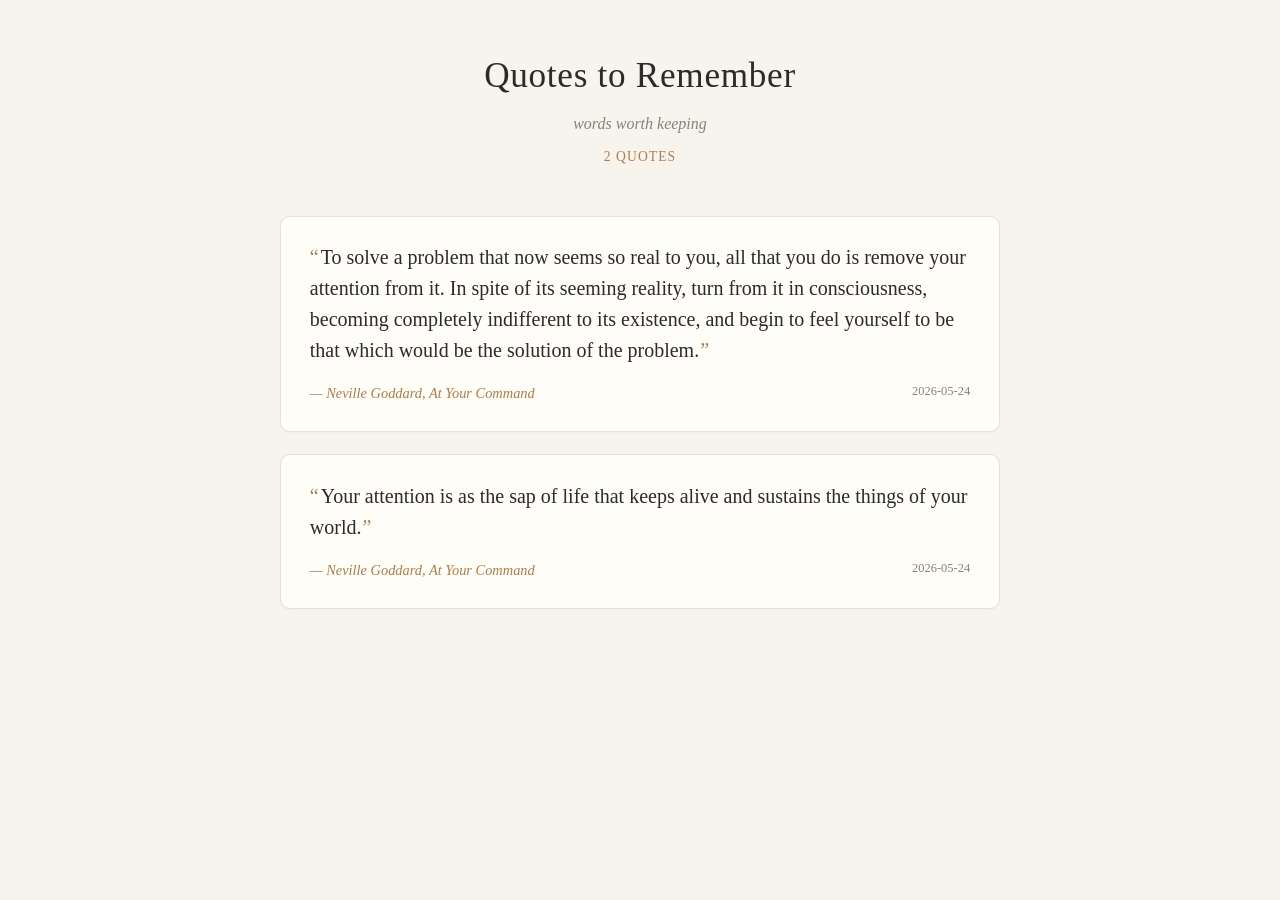
<file: quotes/index.html>
<!DOCTYPE html>
<html lang="en">
<head>
  <meta charset="UTF-8" />
  <meta name="viewport" content="width=device-width, initial-scale=1.0" />
  <title>Quotes to Remember</title>
  <style>
    :root {
      --ink: #2b2b2b;
      --muted: #8a8278;
      --accent: #b07d48;
      --card: #fffdf8;
      --line: #e7e0d3;
    }
    * { box-sizing: border-box; }
    body {
      margin: 0;
      background: #f7f4ed;
      color: var(--ink);
      font-family: Georgia, "Times New Roman", serif;
      line-height: 1.6;
      padding: 3rem 1.25rem 5rem;
    }
    .wrap { max-width: 720px; margin: 0 auto; }
    header { text-align: center; margin-bottom: 3rem; }
    h1 {
      font-size: 2.2rem;
      font-weight: 400;
      letter-spacing: 0.02em;
      margin: 0 0 0.4rem;
    }
    .sub { color: var(--muted); font-style: italic; font-size: 1rem; }
    .count { color: var(--accent); font-size: 0.85rem; letter-spacing: 0.08em; text-transform: uppercase; margin-top: 0.6rem; }
    .quote {
      background: var(--card);
      border: 1px solid var(--line);
      border-radius: 10px;
      padding: 1.6rem 1.8rem;
      margin-bottom: 1.4rem;
      box-shadow: 0 1px 3px rgba(0,0,0,0.03);
    }
    .quote .text {
      font-size: 1.25rem;
      line-height: 1.55;
      margin: 0;
    }
    .quote .text::before { content: "\201C"; color: var(--accent); margin-right: 0.1em; }
    .quote .text::after  { content: "\201D"; color: var(--accent); margin-left: 0.05em; }
    .meta { margin-top: 1rem; font-size: 0.9rem; }
    .source { color: var(--accent); font-style: italic; }
    .note {
      color: var(--muted);
      font-family: -apple-system, system-ui, sans-serif;
      font-size: 0.85rem;
      margin-top: 0.5rem;
      padding-top: 0.5rem;
      border-top: 1px dashed var(--line);
    }
    .date { color: var(--muted); font-size: 0.78rem; float: right; }
    .empty {
      text-align: center;
      color: var(--muted);
      font-style: italic;
      padding: 3rem 1rem;
    }
  </style>
</head>
<body>
  <div class="wrap">
    <header>
      <h1>Quotes to Remember</h1>
      <div class="sub">words worth keeping</div>
      <div class="count" id="count"></div>
    </header>
    <main id="list"></main>
  </div>

  <script src="quotes.js"></script>
  <script>
    const list = document.getElementById("list");
    const count = document.getElementById("count");
    const esc = (s) => String(s).replace(/[&<>"]/g, c => (
      { "&": "&amp;", "<": "&lt;", ">": "&gt;", '"': "&quot;" }[c]
    ));

    if (!Array.isArray(quotes) || quotes.length === 0) {
      list.innerHTML = '<div class="empty">No quotes yet — dictate one and it\'ll appear here.</div>';
    } else {
      count.textContent = quotes.length + (quotes.length === 1 ? " quote" : " quotes");
      list.innerHTML = quotes.map(q => {
        const meta = [];
        if (q.date)   meta.push('<span class="date">' + esc(q.date) + "</span>");
        if (q.source) meta.push('<span class="source">— ' + esc(q.source) + "</span>");
        const note = q.note ? '<div class="note">' + esc(q.note) + "</div>" : "";
        return (
          '<article class="quote">' +
            '<p class="text">' + esc(q.text) + "</p>" +
            (meta.length ? '<div class="meta">' + meta.join("") + "</div>" : "") +
            note +
          "</article>"
        );
      }).join("");
    }
  </script>
</body>
</html>
</file>
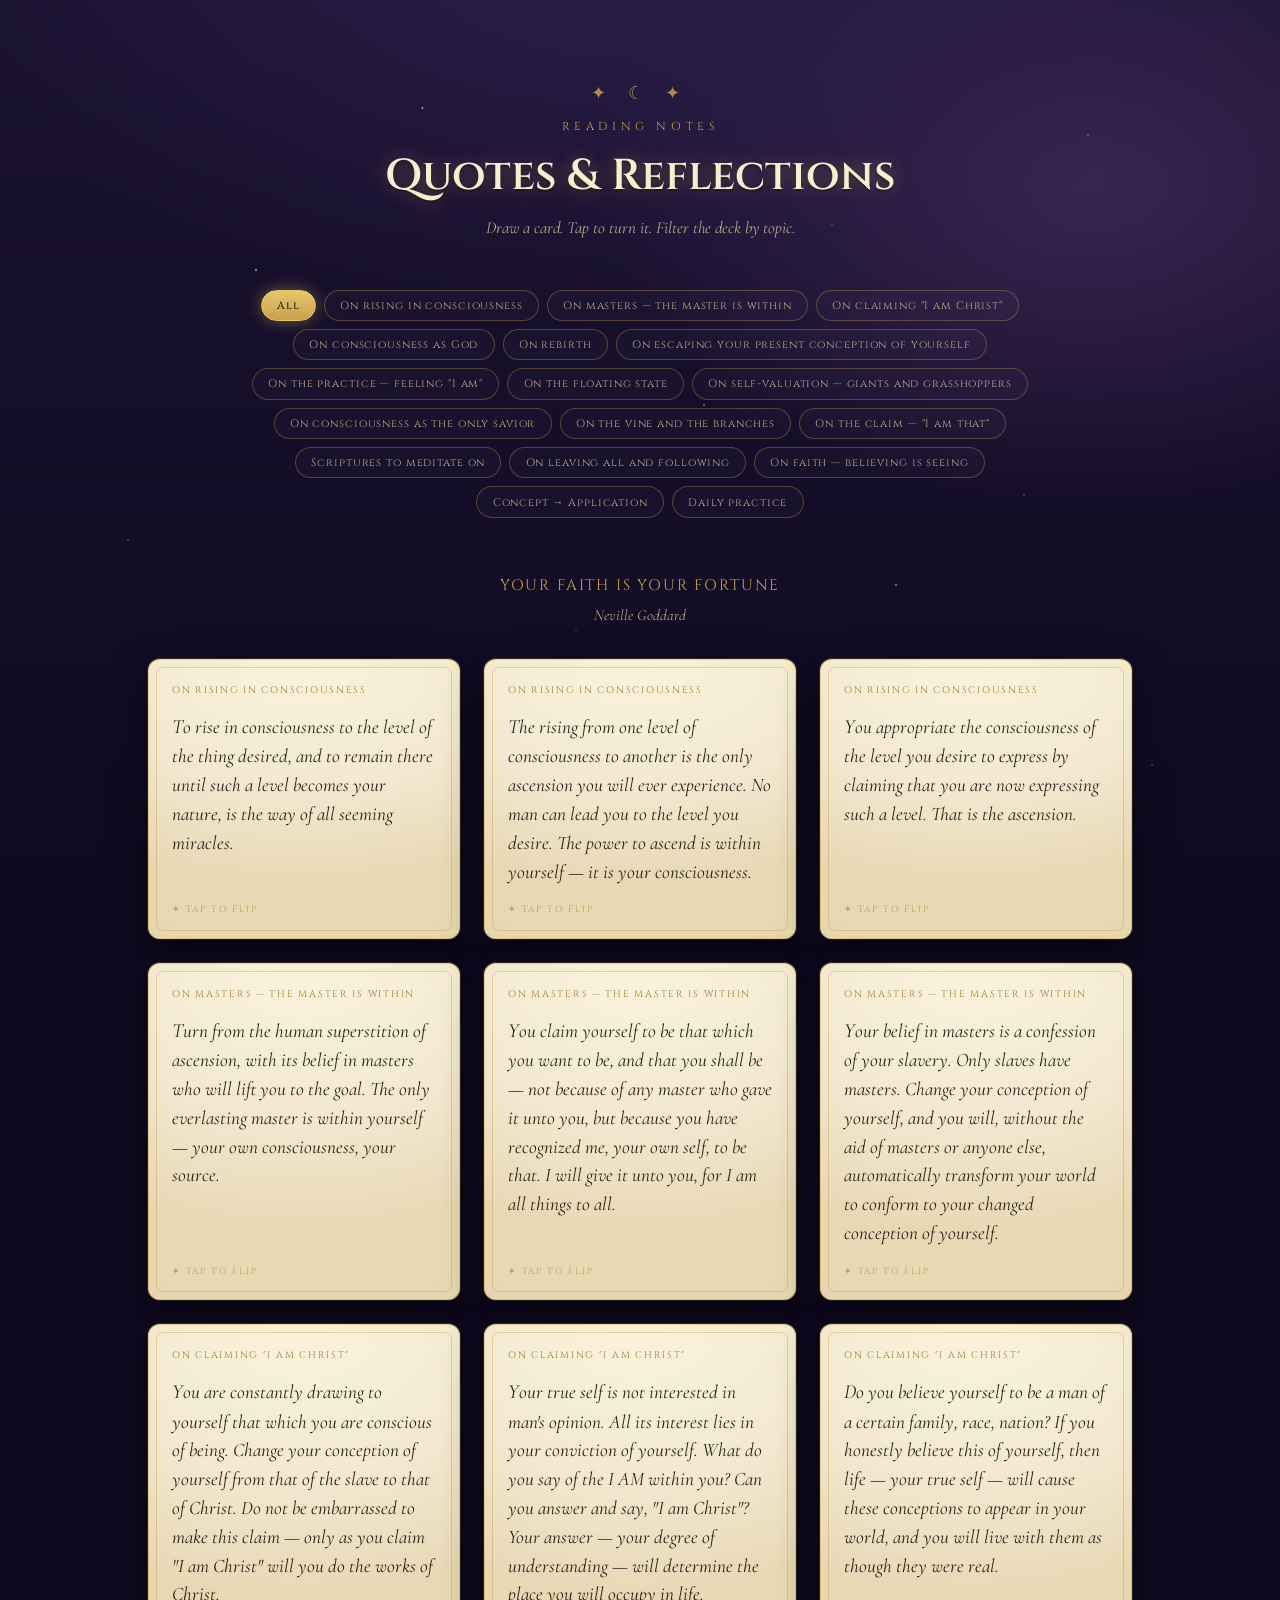
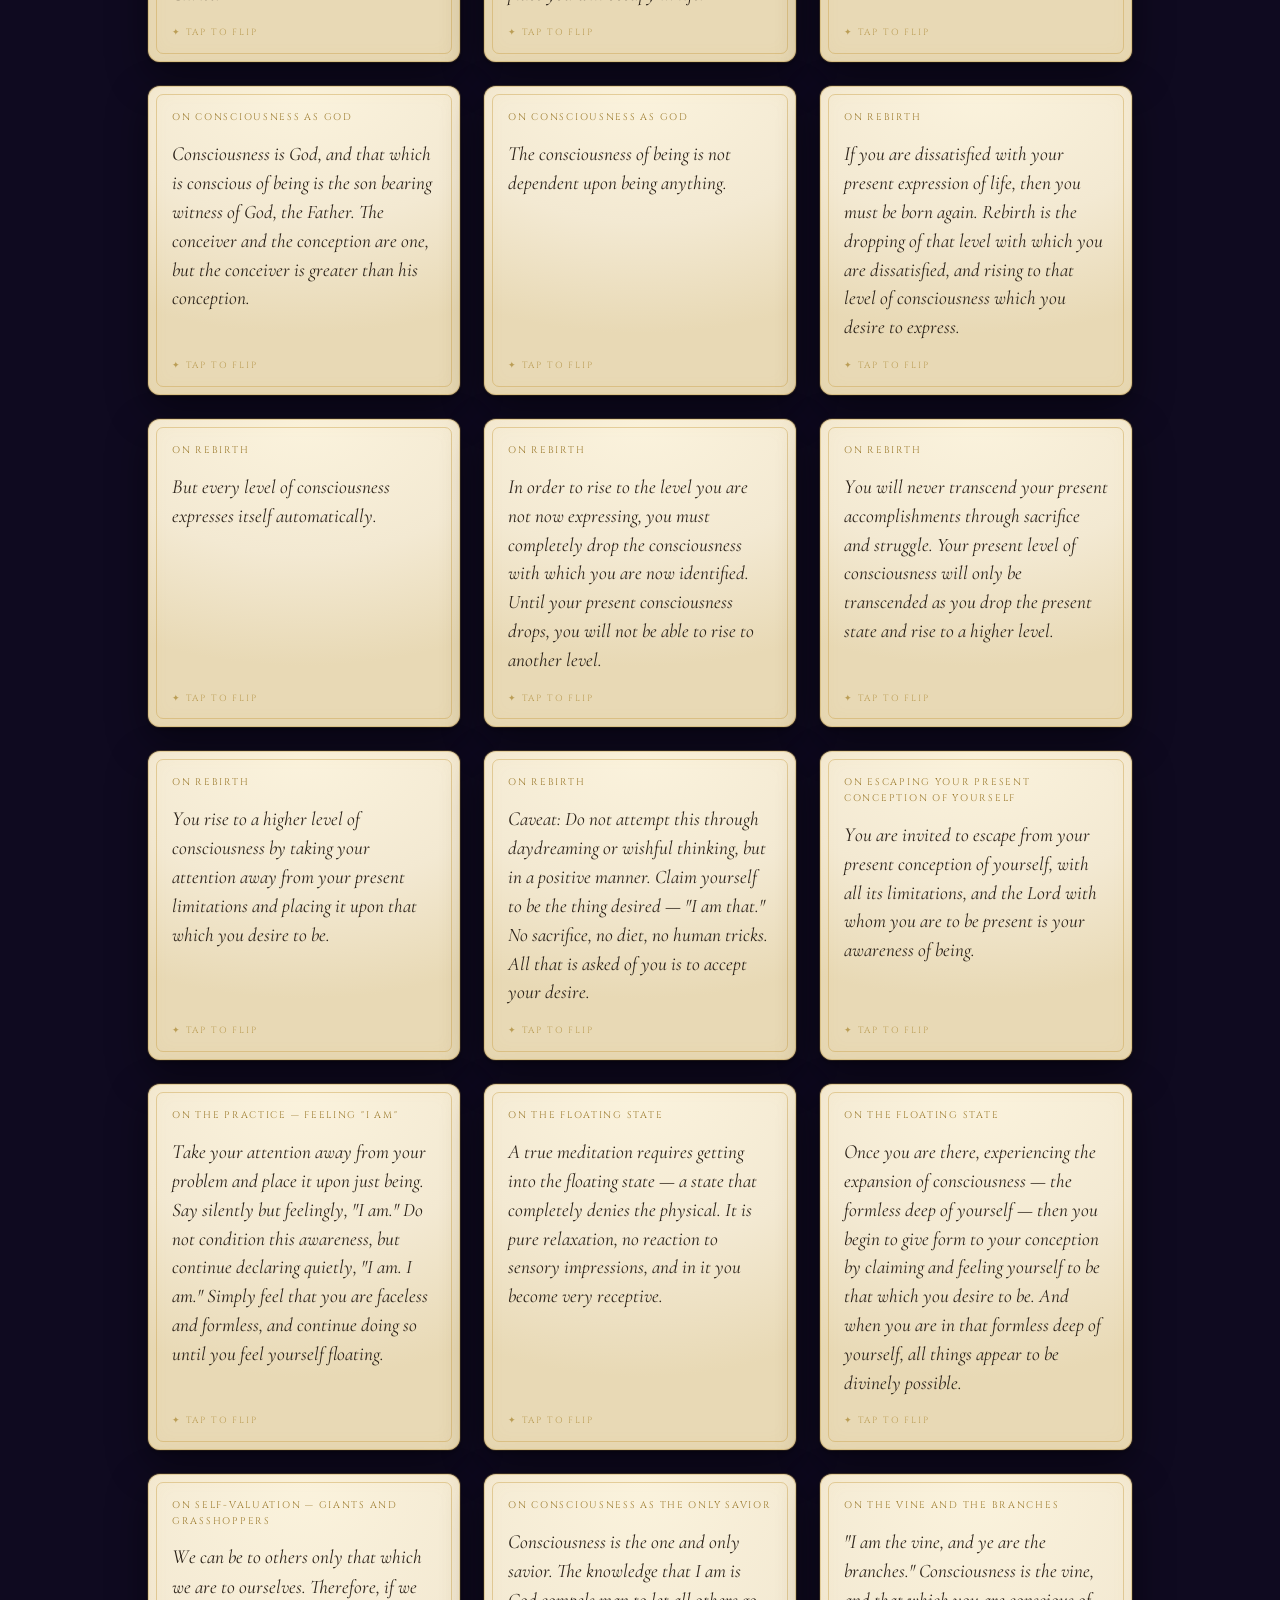
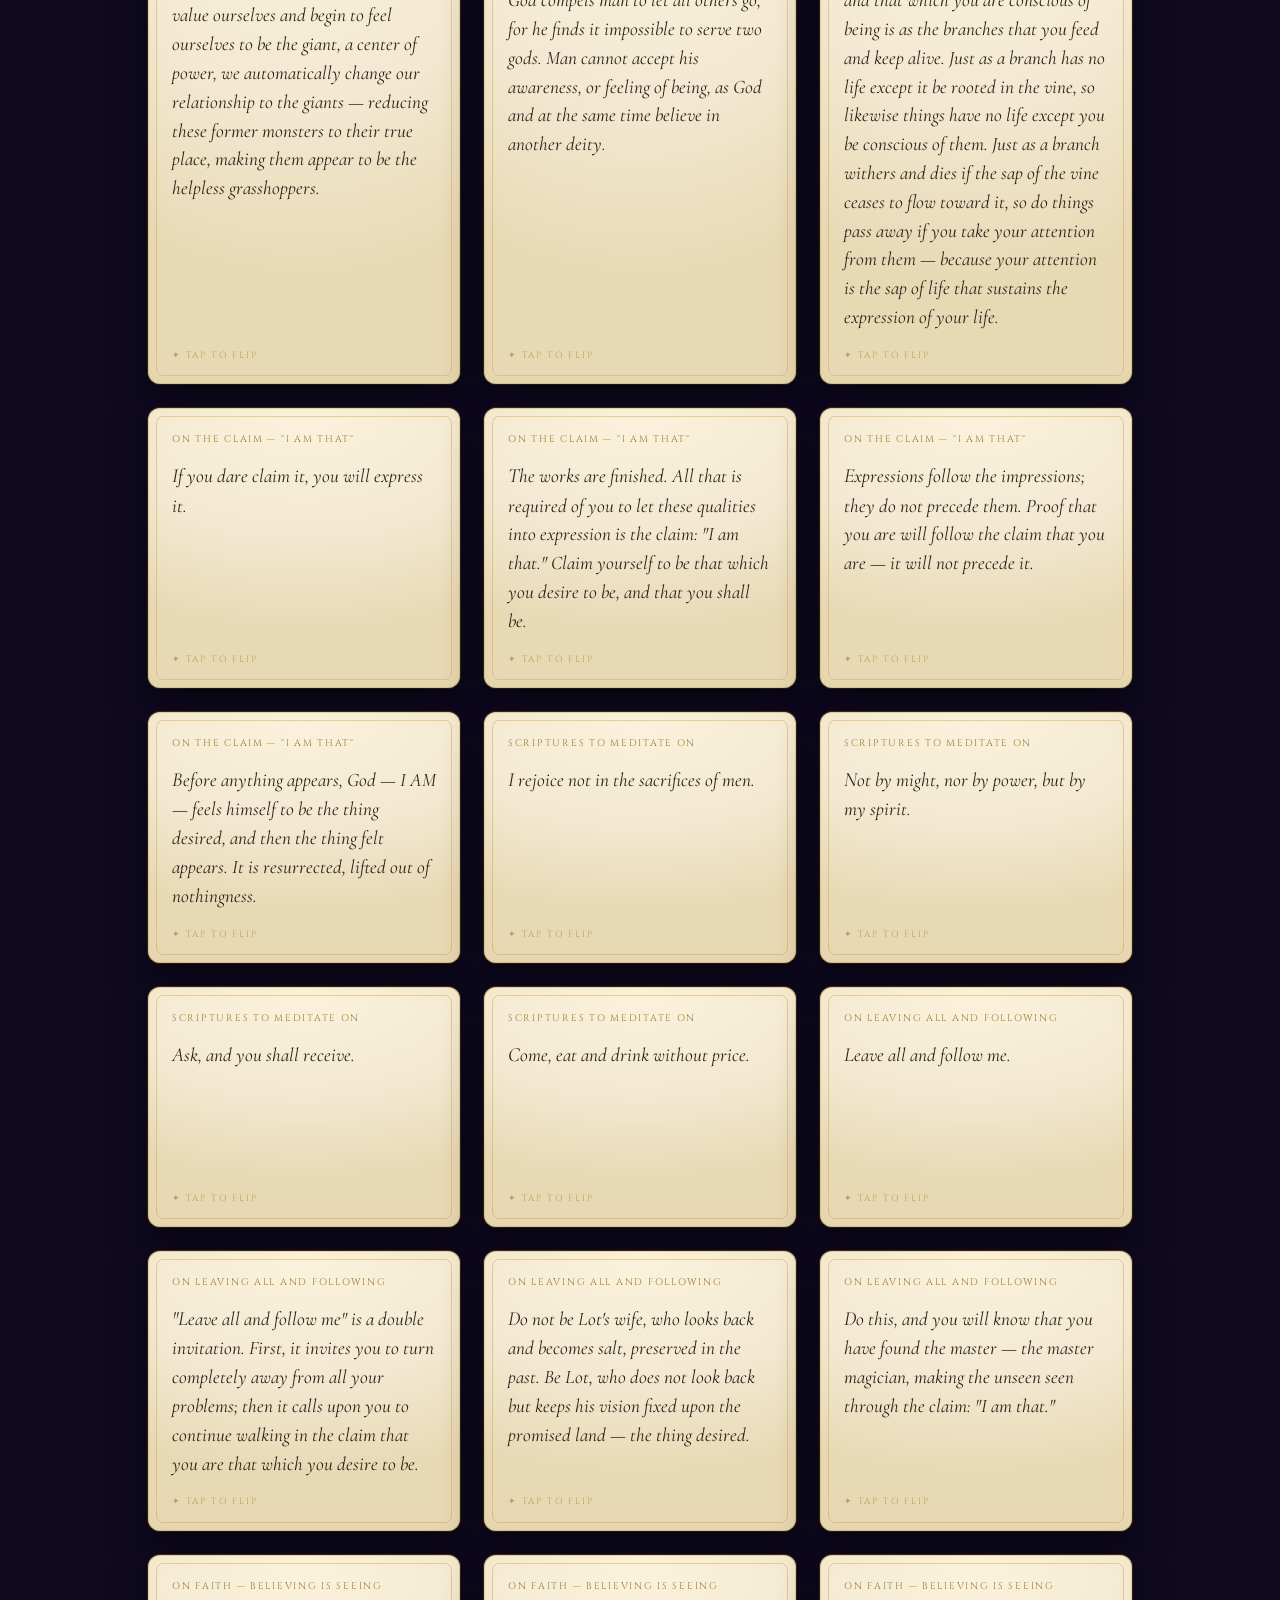
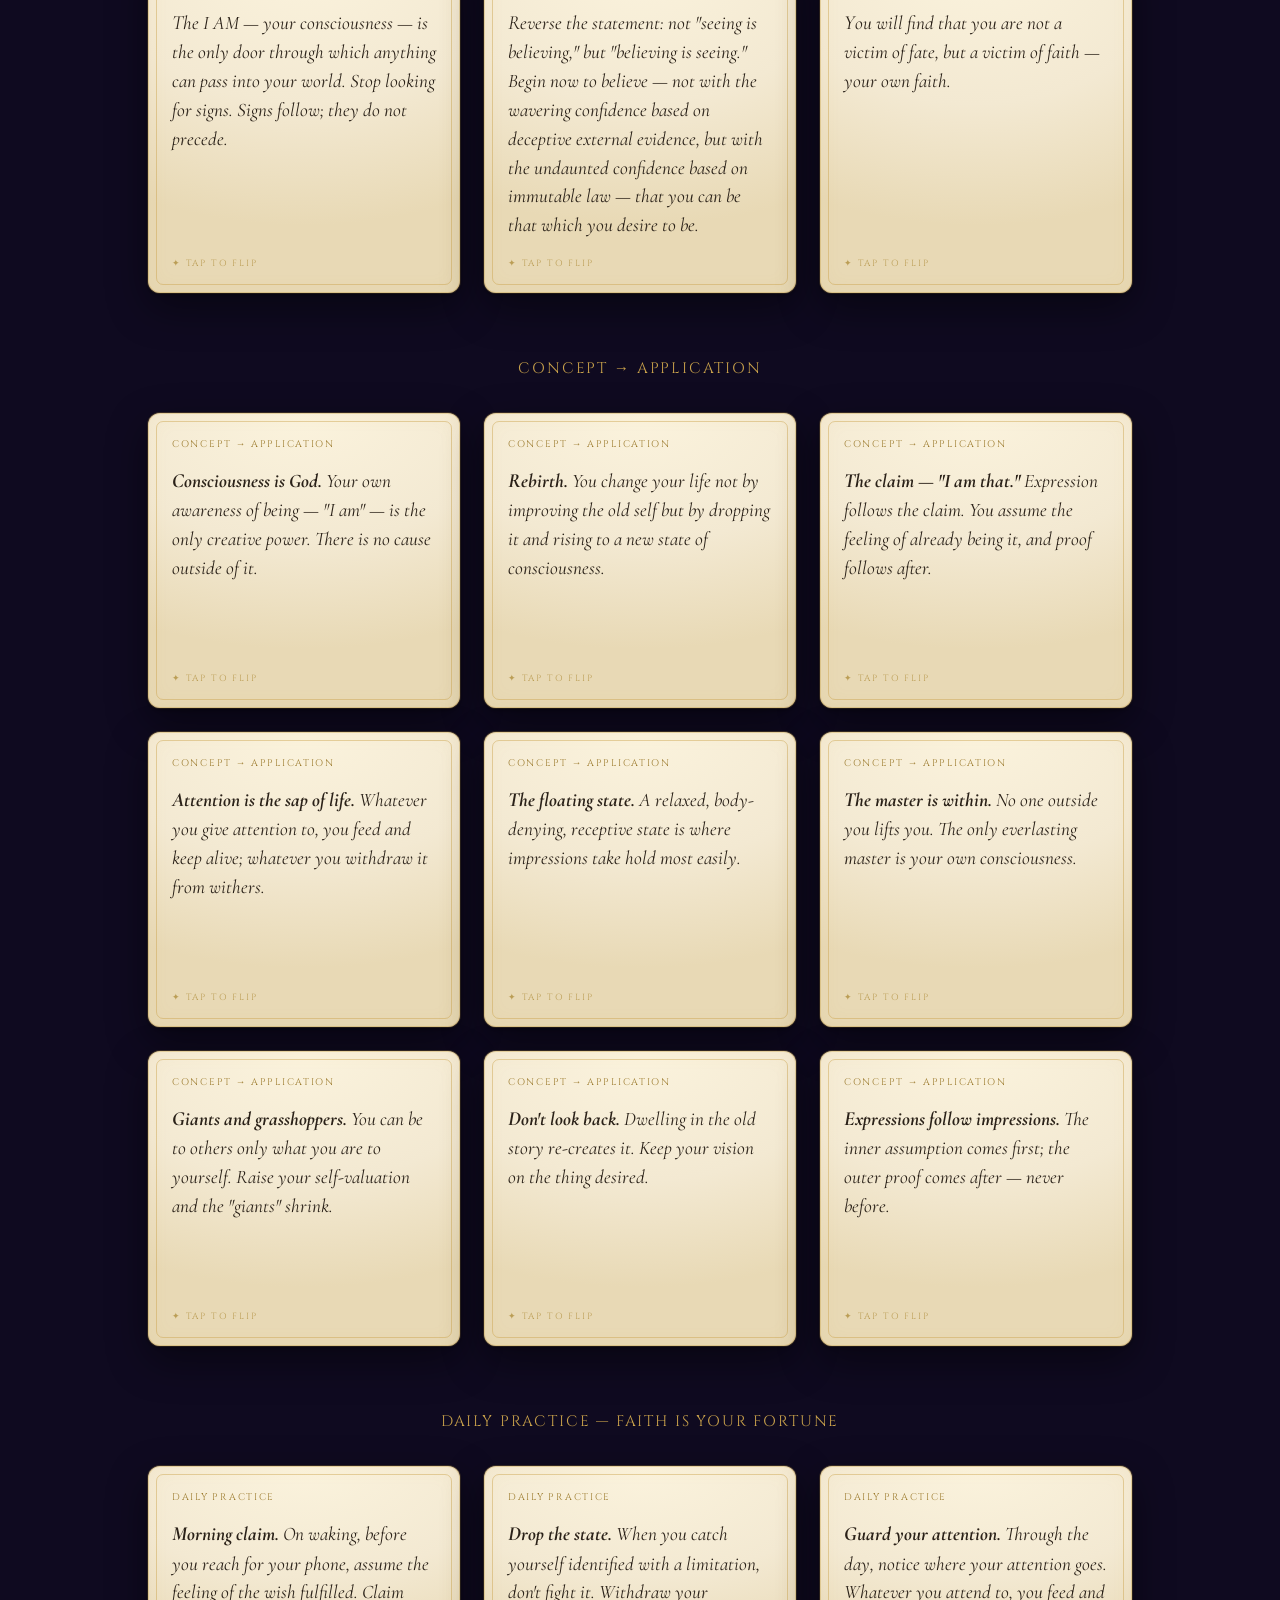
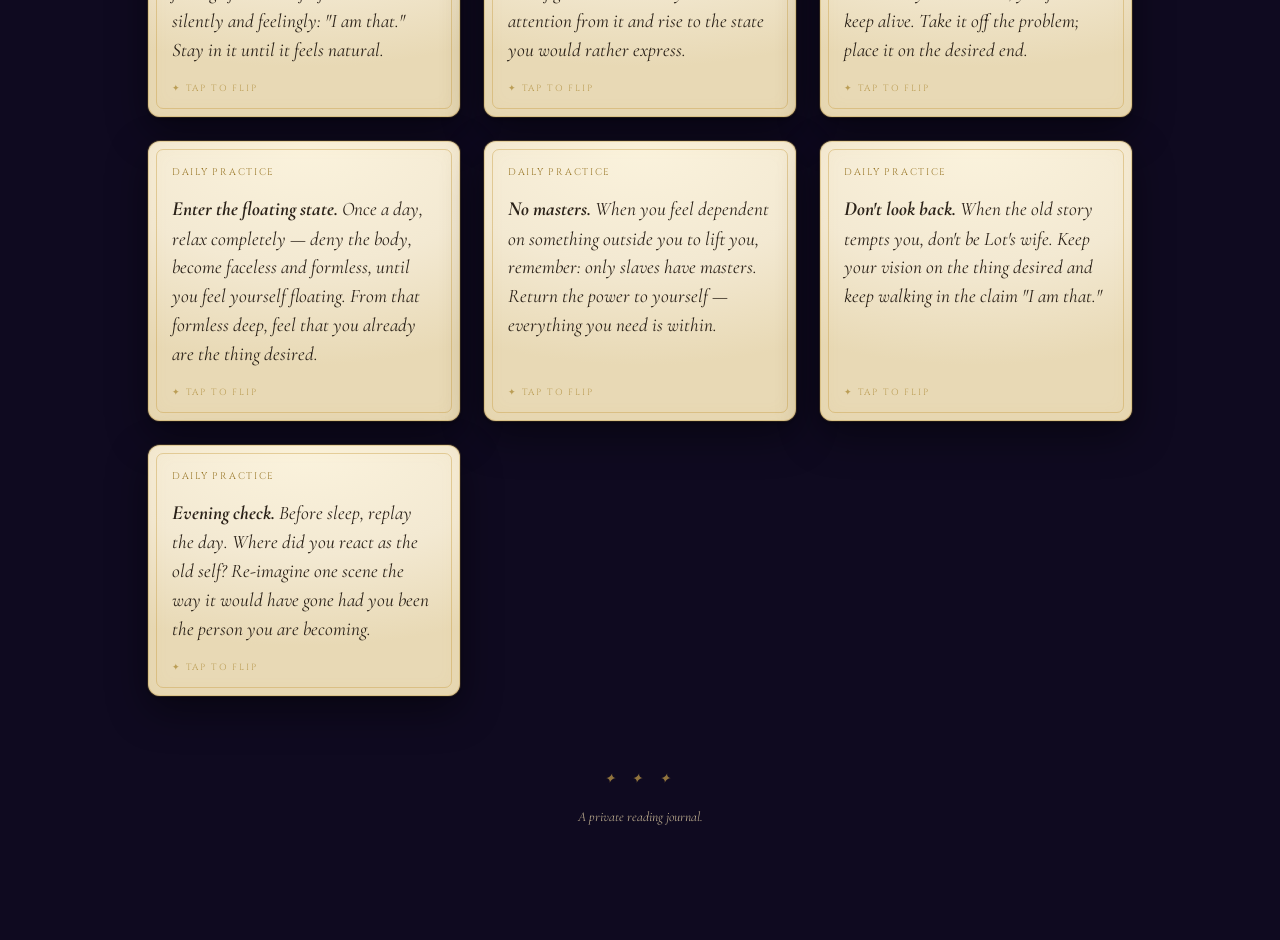
<file: reading-notes/index.html>
<!doctype html>
<html lang="en">
  <head>
    <meta charset="utf-8" />
    <meta name="viewport" content="width=device-width, initial-scale=1" />
    <title>Reading Notes</title>
    <meta name="description" content="Quotes and reflections from my reading, as flippable cards by topic." />
    <link rel="preconnect" href="https://fonts.googleapis.com" />
    <link rel="preconnect" href="https://fonts.gstatic.com" crossorigin />
    <link rel="stylesheet" href="https://fonts.googleapis.com/css2?family=Cinzel:wght@400;500;600&family=Cormorant+Garamond:ital,wght@0,400;0,500;0,600;1,400;1,500&display=swap" />
    <style>
      :root {
        --night: #1a1230;
        --night-2: #0f0a20;
        --parchment: #f3e9d2;
        --parchment-2: #e8d9b5;
        --card-back: #241a3c;
        --ink: #2a2118;
        --soft: #b9a98c;
        --gold: #c9a24b;
        --gold-bright: #e7c66a;
        --rule: rgba(201, 162, 75, 0.35);
      }
      * { box-sizing: border-box; }
      html { background: var(--night-2); }
      body {
        margin: 0;
        color: var(--parchment);
        font-family: "Cormorant Garamond", Georgia, serif;
        font-size: 1.05rem;
        line-height: 1.6;
        position: relative;
        background:
          radial-gradient(1200px 700px at 50% -10%, #2c1f4d 0%, rgba(44,31,77,0) 60%),
          radial-gradient(900px 600px at 85% 20%, #3a2553 0%, rgba(58,37,83,0) 55%),
          linear-gradient(180deg, var(--night) 0%, var(--night-2) 100%);
        background-attachment: fixed;
      }
      /* Starfield: two layered sprinklings of stars + a slow shimmer. */
      body::before, body::after {
        content: "";
        position: fixed; inset: 0; pointer-events: none; z-index: 0;
      }
      body::before {
        background-image:
          radial-gradient(1.5px 1.5px at 20% 30%, rgba(255,255,255,0.9), transparent),
          radial-gradient(1.5px 1.5px at 70% 65%, rgba(255,255,255,0.7), transparent),
          radial-gradient(1px 1px at 40% 80%, rgba(255,255,255,0.8), transparent),
          radial-gradient(1px 1px at 85% 15%, rgba(255,255,255,0.7), transparent),
          radial-gradient(1.5px 1.5px at 55% 45%, rgba(255,255,255,0.6), transparent),
          radial-gradient(1px 1px at 10% 60%, rgba(255,255,255,0.7), transparent),
          radial-gradient(1px 1px at 90% 85%, rgba(255,255,255,0.6), transparent),
          radial-gradient(1.5px 1.5px at 33% 12%, rgba(255,255,255,0.8), transparent);
        animation: twinkle 6s ease-in-out infinite alternate;
      }
      body::after {
        background-image:
          radial-gradient(1px 1px at 15% 85%, rgba(231,198,106,0.8), transparent),
          radial-gradient(1px 1px at 65% 25%, rgba(231,198,106,0.6), transparent),
          radial-gradient(1px 1px at 80% 55%, rgba(255,255,255,0.6), transparent),
          radial-gradient(1px 1px at 45% 70%, rgba(231,198,106,0.5), transparent);
        animation: twinkle 9s ease-in-out infinite alternate-reverse;
      }
      @keyframes twinkle { from { opacity: 0.5; } to { opacity: 1; } }

      .wrap { position: relative; z-index: 1; max-width: 64rem; margin: 0 auto; padding: 5rem 1.25rem 7rem; }

      header.masthead { text-align: center; margin-bottom: 3rem; }
      .kicker {
        font-family: "Cinzel", serif;
        font-size: 0.72rem; letter-spacing: 0.4em; text-transform: uppercase;
        color: var(--gold); margin: 0 0 1rem;
      }
      .ornament { color: var(--gold); font-size: 1.1rem; letter-spacing: 0.5em; margin-bottom: 0.6rem; opacity: 0.85; }
      h1.site {
        font-family: "Cinzel", serif;
        font-size: 2.7rem; font-weight: 600; margin: 0; line-height: 1.15;
        color: #f7eecf;
        text-shadow: 0 0 18px rgba(201,162,75,0.45), 0 2px 2px rgba(0,0,0,0.4);
      }
      .tagline { color: var(--soft); font-style: italic; margin: 0.8rem 0 0; font-size: 1.05rem; }

      .filters {
        display: flex; flex-wrap: wrap; justify-content: center; gap: 0.5rem;
        margin: 0 auto 3.5rem; max-width: 54rem;
      }
      .chip {
        font-family: "Cinzel", serif; font-size: 0.68rem; letter-spacing: 0.08em;
        padding: 0.45rem 0.95rem; border-radius: 999px; cursor: pointer;
        border: 1px solid var(--rule); background: rgba(255,255,255,0.02); color: var(--soft);
        transition: all 0.2s ease;
      }
      .chip:hover { border-color: var(--gold); color: var(--gold-bright); box-shadow: 0 0 12px rgba(201,162,75,0.25); }
      .chip.is-active {
        background: linear-gradient(180deg, var(--gold-bright), var(--gold));
        border-color: var(--gold-bright); color: #2a1d05; font-weight: 500;
        box-shadow: 0 0 16px rgba(231,198,106,0.4);
      }

      .book { margin-bottom: 4rem; }
      .book-title {
        font-family: "Cinzel", serif;
        font-size: 0.95rem; font-weight: 400; letter-spacing: 0.12em; text-align: center;
        color: var(--gold); margin: 0 0 2rem; text-transform: uppercase;
      }
      .book-author { display: block; font-family: "Cormorant Garamond", serif; font-size: 0.95rem; font-style: italic; letter-spacing: 0; text-transform: none; color: var(--soft); margin-top: 0.3rem; }

      .grid {
        display: grid; gap: 1.5rem;
        grid-template-columns: repeat(auto-fill, minmax(16rem, 1fr));
      }

      .card {
        font: inherit; text-align: left; border: none; background: none; padding: 0;
        cursor: pointer; perspective: 1400px; min-height: 15rem;
      }
      .card.is-hidden { display: none; }
      .card-inner {
        display: grid; height: 100%;
        transition: transform 0.7s cubic-bezier(0.2, 0.8, 0.2, 1);
        transform-style: preserve-3d;
      }
      .card:hover .card-inner { transform: translateY(-4px); }
      .card.is-flipped .card-inner { transform: rotateY(180deg); }
      .card.is-flipped:hover .card-inner { transform: rotateY(180deg) translateY(-4px); }
      .face {
        grid-area: 1 / 1; height: 100%; position: relative;
        -webkit-backface-visibility: hidden; backface-visibility: hidden;
        border-radius: 12px; padding: 1.5rem 1.5rem 1.4rem;
        display: flex; flex-direction: column;
        box-shadow:
          0 2px 4px rgba(0,0,0,0.3),
          0 14px 40px rgba(0,0,0,0.45),
          0 0 0 1px rgba(201,162,75,0.25),
          inset 0 0 0 1px rgba(201,162,75,0.4),
          inset 0 0 22px rgba(201,162,75,0.08);
      }
      /* Gilt inner border frame on both faces. */
      .face::before {
        content: "";
        position: absolute; inset: 8px;
        border: 1px solid rgba(201,162,75,0.45);
        border-radius: 7px; pointer-events: none;
      }
      .front {
        background:
          radial-gradient(120% 80% at 50% 0%, #fbf3dd 0%, var(--parchment) 55%, var(--parchment-2) 100%);
        color: var(--ink);
      }
      .back {
        background:
          radial-gradient(130% 90% at 50% 0%, #34265a 0%, var(--card-back) 60%, #1b1330 100%);
        color: var(--parchment);
        transform: rotateY(180deg);
      }

      .tag {
        font-family: "Cinzel", serif; font-size: 0.6rem; letter-spacing: 0.18em;
        text-transform: uppercase; color: #9c7b2e; margin-bottom: 0.85rem;
        position: relative; z-index: 1;
      }
      .back .tag { color: var(--gold-bright); }
      .quote { font-size: 1.2rem; font-style: italic; line-height: 1.5; position: relative; z-index: 1; }
      .front .quote::first-letter { font-size: 1.05em; }
      .hint {
        font-family: "Cinzel", serif; font-size: 0.56rem; letter-spacing: 0.2em;
        text-transform: uppercase; color: #b08f3e; margin-top: auto; padding-top: 1rem;
        position: relative; z-index: 1; opacity: 0.8;
      }
      .hint::before { content: "✦ "; }
      .back-label {
        font-family: "Cinzel", serif; font-size: 0.58rem; letter-spacing: 0.16em;
        text-transform: uppercase; color: var(--gold-bright); margin-bottom: 0.45rem;
        position: relative; z-index: 1;
      }
      .note { margin: 0; font-style: italic; font-size: 1.05rem; position: relative; z-index: 1; }
      .attribution { margin: auto 0 0; font-style: italic; font-size: 1.1rem; position: relative; z-index: 1; }
      .byline { display: block; font-size: 0.9rem; color: var(--gold-bright); font-style: normal; margin-top: 0.25rem; }

      footer {
        margin-top: 4.5rem; text-align: center;
        color: var(--soft); font-size: 0.85rem; font-style: italic;
        position: relative; z-index: 1;
      }
      footer::before { content: "✦ ✦ ✦"; display: block; color: var(--gold); letter-spacing: 0.5em; margin-bottom: 1rem; opacity: 0.7; }
    </style>
  </head>
  <body>
    <div class="wrap">
      <header class="masthead">
        <div class="ornament">✦ ☾ ✦</div>
        <p class="kicker">Reading Notes</p>
        <h1 class="site">Quotes &amp; Reflections</h1>
        <p class="tagline">Draw a card. Tap to turn it. Filter the deck by topic.</p>
      </header>

      <div class="filters">
        <button class="chip is-active" data-filter="all">All</button>
        <button class="chip" data-filter="on-rising-in-consciousness">On rising in consciousness</button>
        <button class="chip" data-filter="on-masters-the-master-is-within">On masters — the master is within</button>
        <button class="chip" data-filter="on-claiming-i-am-christ">On claiming &quot;I am Christ&quot;</button>
        <button class="chip" data-filter="on-consciousness-as-god">On consciousness as God</button>
        <button class="chip" data-filter="on-rebirth">On rebirth</button>
        <button class="chip" data-filter="on-escaping-your-present-conception-of-yourself">On escaping your present conception of yourself</button>
        <button class="chip" data-filter="on-the-practice-feeling-i-am">On the practice — feeling &quot;I am&quot;</button>
        <button class="chip" data-filter="on-the-floating-state">On the floating state</button>
        <button class="chip" data-filter="on-self-valuation-giants-and-grasshoppers">On self-valuation — giants and grasshoppers</button>
        <button class="chip" data-filter="on-consciousness-as-the-only-savior">On consciousness as the only savior</button>
        <button class="chip" data-filter="on-the-vine-and-the-branches">On the vine and the branches</button>
        <button class="chip" data-filter="on-the-claim-i-am-that">On the claim — &quot;I am that&quot;</button>
        <button class="chip" data-filter="scriptures-to-meditate-on">Scriptures to meditate on</button>
        <button class="chip" data-filter="on-leaving-all-and-following">On leaving all and following</button>
        <button class="chip" data-filter="on-faith-believing-is-seeing">On faith — believing is seeing</button>
        <button class="chip" data-filter="concept-application">Concept → Application</button>
        <button class="chip" data-filter="daily-practice">Daily practice</button>
      </div>

    <section class="book">
      <h2 class="book-title">Your Faith Is Your Fortune<span class="book-author">Neville Goddard</span></h2>
      <div class="grid">
        <button class="card" data-topic="on-rising-in-consciousness" aria-label="Flip card">
        <span class="card-inner">
          <span class="face front">
            <span class="tag">On rising in consciousness</span>
            <span class="quote">To rise in consciousness to the level of the thing desired, and to remain there until such a level becomes your nature, is the way of all seeming miracles.</span>
            <span class="hint">tap to flip</span>
          </span>
          <span class="face back">
            <span class="tag">On rising in consciousness</span>
            <p class="attribution">Your Faith Is Your Fortune<span class="byline">Neville Goddard</span></p>
          </span>
        </span>
      </button>
        <button class="card" data-topic="on-rising-in-consciousness" aria-label="Flip card">
        <span class="card-inner">
          <span class="face front">
            <span class="tag">On rising in consciousness</span>
            <span class="quote">The rising from one level of consciousness to another is the only ascension you will ever experience. No man can lead you to the level you desire. The power to ascend is within yourself — it is your consciousness.</span>
            <span class="hint">tap to flip</span>
          </span>
          <span class="face back">
            <span class="tag">On rising in consciousness</span>
            <p class="attribution">Your Faith Is Your Fortune<span class="byline">Neville Goddard</span></p>
          </span>
        </span>
      </button>
        <button class="card" data-topic="on-rising-in-consciousness" aria-label="Flip card">
        <span class="card-inner">
          <span class="face front">
            <span class="tag">On rising in consciousness</span>
            <span class="quote">You appropriate the consciousness of the level you desire to express by claiming that you are now expressing such a level. That is the ascension.</span>
            <span class="hint">tap to flip</span>
          </span>
          <span class="face back">
            <span class="tag">On rising in consciousness</span>
            <p class="attribution">Your Faith Is Your Fortune<span class="byline">Neville Goddard</span></p>
          </span>
        </span>
      </button>
        <button class="card" data-topic="on-masters-the-master-is-within" aria-label="Flip card">
        <span class="card-inner">
          <span class="face front">
            <span class="tag">On masters — the master is within</span>
            <span class="quote">Turn from the human superstition of ascension, with its belief in masters who will lift you to the goal. The only everlasting master is within yourself — your own consciousness, your source.</span>
            <span class="hint">tap to flip</span>
          </span>
          <span class="face back">
            <span class="tag">On masters — the master is within</span>
            <span class="back-label">My note</span><p class="note">I used to believe in masters — but no one else lifts you up; the only everlasting master is within. And it never exhausts our capacity to ascend, which is why the mentor relationship is never-ending: we're always evolving, evolving, evolving, ascending to new layers.</p>
          </span>
        </span>
      </button>
        <button class="card" data-topic="on-masters-the-master-is-within" aria-label="Flip card">
        <span class="card-inner">
          <span class="face front">
            <span class="tag">On masters — the master is within</span>
            <span class="quote">You claim yourself to be that which you want to be, and that you shall be — not because of any master who gave it unto you, but because you have recognized me, your own self, to be that. I will give it unto you, for I am all things to all.</span>
            <span class="hint">tap to flip</span>
          </span>
          <span class="face back">
            <span class="tag">On masters — the master is within</span>
            <p class="attribution">Your Faith Is Your Fortune<span class="byline">Neville Goddard</span></p>
          </span>
        </span>
      </button>
        <button class="card" data-topic="on-masters-the-master-is-within" aria-label="Flip card">
        <span class="card-inner">
          <span class="face front">
            <span class="tag">On masters — the master is within</span>
            <span class="quote">Your belief in masters is a confession of your slavery. Only slaves have masters. Change your conception of yourself, and you will, without the aid of masters or anyone else, automatically transform your world to conform to your changed conception of yourself.</span>
            <span class="hint">tap to flip</span>
          </span>
          <span class="face back">
            <span class="tag">On masters — the master is within</span>
            <span class="back-label">My note</span><p class="note">This is exactly how it felt with the mentorship — like I was asleep, depending on it for me to do well. But no — everything I need is within me.</p>
          </span>
        </span>
      </button>
        <button class="card" data-topic="on-claiming-i-am-christ" aria-label="Flip card">
        <span class="card-inner">
          <span class="face front">
            <span class="tag">On claiming &quot;I am Christ&quot;</span>
            <span class="quote">You are constantly drawing to yourself that which you are conscious of being. Change your conception of yourself from that of the slave to that of Christ. Do not be embarrassed to make this claim — only as you claim &quot;I am Christ&quot; will you do the works of Christ.</span>
            <span class="hint">tap to flip</span>
          </span>
          <span class="face back">
            <span class="tag">On claiming &quot;I am Christ&quot;</span>
            <p class="attribution">Your Faith Is Your Fortune<span class="byline">Neville Goddard</span></p>
          </span>
        </span>
      </button>
        <button class="card" data-topic="on-claiming-i-am-christ" aria-label="Flip card">
        <span class="card-inner">
          <span class="face front">
            <span class="tag">On claiming &quot;I am Christ&quot;</span>
            <span class="quote">Your true self is not interested in man's opinion. All its interest lies in your conviction of yourself. What do you say of the I AM within you? Can you answer and say, &quot;I am Christ&quot;? Your answer — your degree of understanding — will determine the place you will occupy in life.</span>
            <span class="hint">tap to flip</span>
          </span>
          <span class="face back">
            <span class="tag">On claiming &quot;I am Christ&quot;</span>
            <p class="attribution">Your Faith Is Your Fortune<span class="byline">Neville Goddard</span></p>
          </span>
        </span>
      </button>
        <button class="card" data-topic="on-claiming-i-am-christ" aria-label="Flip card">
        <span class="card-inner">
          <span class="face front">
            <span class="tag">On claiming &quot;I am Christ&quot;</span>
            <span class="quote">Do you believe yourself to be a man of a certain family, race, nation? If you honestly believe this of yourself, then life — your true self — will cause these conceptions to appear in your world, and you will live with them as though they were real.</span>
            <span class="hint">tap to flip</span>
          </span>
          <span class="face back">
            <span class="tag">On claiming &quot;I am Christ&quot;</span>
            <p class="attribution">Your Faith Is Your Fortune<span class="byline">Neville Goddard</span></p>
          </span>
        </span>
      </button>
        <button class="card" data-topic="on-consciousness-as-god" aria-label="Flip card">
        <span class="card-inner">
          <span class="face front">
            <span class="tag">On consciousness as God</span>
            <span class="quote">Consciousness is God, and that which is conscious of being is the son bearing witness of God, the Father. The conceiver and the conception are one, but the conceiver is greater than his conception.</span>
            <span class="hint">tap to flip</span>
          </span>
          <span class="face back">
            <span class="tag">On consciousness as God</span>
            <p class="attribution">Your Faith Is Your Fortune<span class="byline">Neville Goddard</span></p>
          </span>
        </span>
      </button>
        <button class="card" data-topic="on-consciousness-as-god" aria-label="Flip card">
        <span class="card-inner">
          <span class="face front">
            <span class="tag">On consciousness as God</span>
            <span class="quote">The consciousness of being is not dependent upon being anything.</span>
            <span class="hint">tap to flip</span>
          </span>
          <span class="face back">
            <span class="tag">On consciousness as God</span>
            <span class="back-label">My note</span><p class="note">I'm thinking the consciousness of being is the same thing as consciousness itself — which is God.</p>
          </span>
        </span>
      </button>
        <button class="card" data-topic="on-rebirth" aria-label="Flip card">
        <span class="card-inner">
          <span class="face front">
            <span class="tag">On rebirth</span>
            <span class="quote">If you are dissatisfied with your present expression of life, then you must be born again. Rebirth is the dropping of that level with which you are dissatisfied, and rising to that level of consciousness which you desire to express.</span>
            <span class="hint">tap to flip</span>
          </span>
          <span class="face back">
            <span class="tag">On rebirth</span>
            <p class="attribution">Your Faith Is Your Fortune<span class="byline">Neville Goddard</span></p>
          </span>
        </span>
      </button>
        <button class="card" data-topic="on-rebirth" aria-label="Flip card">
        <span class="card-inner">
          <span class="face front">
            <span class="tag">On rebirth</span>
            <span class="quote">But every level of consciousness expresses itself automatically.</span>
            <span class="hint">tap to flip</span>
          </span>
          <span class="face back">
            <span class="tag">On rebirth</span>
            <p class="attribution">Your Faith Is Your Fortune<span class="byline">Neville Goddard</span></p>
          </span>
        </span>
      </button>
        <button class="card" data-topic="on-rebirth" aria-label="Flip card">
        <span class="card-inner">
          <span class="face front">
            <span class="tag">On rebirth</span>
            <span class="quote">In order to rise to the level you are not now expressing, you must completely drop the consciousness with which you are now identified. Until your present consciousness drops, you will not be able to rise to another level.</span>
            <span class="hint">tap to flip</span>
          </span>
          <span class="face back">
            <span class="tag">On rebirth</span>
            <p class="attribution">Your Faith Is Your Fortune<span class="byline">Neville Goddard</span></p>
          </span>
        </span>
      </button>
        <button class="card" data-topic="on-rebirth" aria-label="Flip card">
        <span class="card-inner">
          <span class="face front">
            <span class="tag">On rebirth</span>
            <span class="quote">You will never transcend your present accomplishments through sacrifice and struggle. Your present level of consciousness will only be transcended as you drop the present state and rise to a higher level.</span>
            <span class="hint">tap to flip</span>
          </span>
          <span class="face back">
            <span class="tag">On rebirth</span>
            <p class="attribution">Your Faith Is Your Fortune<span class="byline">Neville Goddard</span></p>
          </span>
        </span>
      </button>
        <button class="card" data-topic="on-rebirth" aria-label="Flip card">
        <span class="card-inner">
          <span class="face front">
            <span class="tag">On rebirth</span>
            <span class="quote">You rise to a higher level of consciousness by taking your attention away from your present limitations and placing it upon that which you desire to be.</span>
            <span class="hint">tap to flip</span>
          </span>
          <span class="face back">
            <span class="tag">On rebirth</span>
            <p class="attribution">Your Faith Is Your Fortune<span class="byline">Neville Goddard</span></p>
          </span>
        </span>
      </button>
        <button class="card" data-topic="on-rebirth" aria-label="Flip card">
        <span class="card-inner">
          <span class="face front">
            <span class="tag">On rebirth</span>
            <span class="quote">Caveat: Do not attempt this through daydreaming or wishful thinking, but in a positive manner. Claim yourself to be the thing desired — &quot;I am that.&quot; No sacrifice, no diet, no human tricks. All that is asked of you is to accept your desire.</span>
            <span class="hint">tap to flip</span>
          </span>
          <span class="face back">
            <span class="tag">On rebirth</span>
            <p class="attribution">Your Faith Is Your Fortune<span class="byline">Neville Goddard</span></p>
          </span>
        </span>
      </button>
        <button class="card" data-topic="on-escaping-your-present-conception-of-yourself" aria-label="Flip card">
        <span class="card-inner">
          <span class="face front">
            <span class="tag">On escaping your present conception of yourself</span>
            <span class="quote">You are invited to escape from your present conception of yourself, with all its limitations, and the Lord with whom you are to be present is your awareness of being.</span>
            <span class="hint">tap to flip</span>
          </span>
          <span class="face back">
            <span class="tag">On escaping your present conception of yourself</span>
            <p class="attribution">Your Faith Is Your Fortune<span class="byline">Neville Goddard</span></p>
          </span>
        </span>
      </button>
        <button class="card" data-topic="on-the-practice-feeling-i-am" aria-label="Flip card">
        <span class="card-inner">
          <span class="face front">
            <span class="tag">On the practice — feeling &quot;I am&quot;</span>
            <span class="quote">Take your attention away from your problem and place it upon just being. Say silently but feelingly, &quot;I am.&quot; Do not condition this awareness, but continue declaring quietly, &quot;I am. I am.&quot; Simply feel that you are faceless and formless, and continue doing so until you feel yourself floating.</span>
            <span class="hint">tap to flip</span>
          </span>
          <span class="face back">
            <span class="tag">On the practice — feeling &quot;I am&quot;</span>
            <span class="back-label">My note</span><p class="note">This is very similar to Joe Dispenza's work — detaching from the body first, becoming no one, nowhere, no thing, no body. Same idea of dropping form and identity before you can become something new.</p>
          </span>
        </span>
      </button>
        <button class="card" data-topic="on-the-floating-state" aria-label="Flip card">
        <span class="card-inner">
          <span class="face front">
            <span class="tag">On the floating state</span>
            <span class="quote">A true meditation requires getting into the floating state — a state that completely denies the physical. It is pure relaxation, no reaction to sensory impressions, and in it you become very receptive.</span>
            <span class="hint">tap to flip</span>
          </span>
          <span class="face back">
            <span class="tag">On the floating state</span>
            <p class="attribution">Your Faith Is Your Fortune<span class="byline">Neville Goddard</span></p>
          </span>
        </span>
      </button>
        <button class="card" data-topic="on-the-floating-state" aria-label="Flip card">
        <span class="card-inner">
          <span class="face front">
            <span class="tag">On the floating state</span>
            <span class="quote">Once you are there, experiencing the expansion of consciousness — the formless deep of yourself — then you begin to give form to your conception by claiming and feeling yourself to be that which you desire to be. And when you are in that formless deep of yourself, all things appear to be divinely possible.</span>
            <span class="hint">tap to flip</span>
          </span>
          <span class="face back">
            <span class="tag">On the floating state</span>
            <p class="attribution">Your Faith Is Your Fortune<span class="byline">Neville Goddard</span></p>
          </span>
        </span>
      </button>
        <button class="card" data-topic="on-self-valuation-giants-and-grasshoppers" aria-label="Flip card">
        <span class="card-inner">
          <span class="face front">
            <span class="tag">On self-valuation — giants and grasshoppers</span>
            <span class="quote">We can be to others only that which we are to ourselves. Therefore, if we value ourselves and begin to feel ourselves to be the giant, a center of power, we automatically change our relationship to the giants — reducing these former monsters to their true place, making them appear to be the helpless grasshoppers.</span>
            <span class="hint">tap to flip</span>
          </span>
          <span class="face back">
            <span class="tag">On self-valuation — giants and grasshoppers</span>
            <p class="attribution">Your Faith Is Your Fortune<span class="byline">Neville Goddard</span></p>
          </span>
        </span>
      </button>
        <button class="card" data-topic="on-consciousness-as-the-only-savior" aria-label="Flip card">
        <span class="card-inner">
          <span class="face front">
            <span class="tag">On consciousness as the only savior</span>
            <span class="quote">Consciousness is the one and only savior. The knowledge that I am is God compels man to let all others go, for he finds it impossible to serve two gods. Man cannot accept his awareness, or feeling of being, as God and at the same time believe in another deity.</span>
            <span class="hint">tap to flip</span>
          </span>
          <span class="face back">
            <span class="tag">On consciousness as the only savior</span>
            <p class="attribution">Your Faith Is Your Fortune<span class="byline">Neville Goddard</span></p>
          </span>
        </span>
      </button>
        <button class="card" data-topic="on-the-vine-and-the-branches" aria-label="Flip card">
        <span class="card-inner">
          <span class="face front">
            <span class="tag">On the vine and the branches</span>
            <span class="quote">&quot;I am the vine, and ye are the branches.&quot; Consciousness is the vine, and that which you are conscious of being is as the branches that you feed and keep alive. Just as a branch has no life except it be rooted in the vine, so likewise things have no life except you be conscious of them. Just as a branch withers and dies if the sap of the vine ceases to flow toward it, so do things pass away if you take your attention from them — because your attention is the sap of life that sustains the expression of your life.</span>
            <span class="hint">tap to flip</span>
          </span>
          <span class="face back">
            <span class="tag">On the vine and the branches</span>
            <p class="attribution">Your Faith Is Your Fortune<span class="byline">Neville Goddard</span></p>
          </span>
        </span>
      </button>
        <button class="card" data-topic="on-the-claim-i-am-that" aria-label="Flip card">
        <span class="card-inner">
          <span class="face front">
            <span class="tag">On the claim — &quot;I am that&quot;</span>
            <span class="quote">If you dare claim it, you will express it.</span>
            <span class="hint">tap to flip</span>
          </span>
          <span class="face back">
            <span class="tag">On the claim — &quot;I am that&quot;</span>
            <p class="attribution">Your Faith Is Your Fortune<span class="byline">Neville Goddard</span></p>
          </span>
        </span>
      </button>
        <button class="card" data-topic="on-the-claim-i-am-that" aria-label="Flip card">
        <span class="card-inner">
          <span class="face front">
            <span class="tag">On the claim — &quot;I am that&quot;</span>
            <span class="quote">The works are finished. All that is required of you to let these qualities into expression is the claim: &quot;I am that.&quot; Claim yourself to be that which you desire to be, and that you shall be.</span>
            <span class="hint">tap to flip</span>
          </span>
          <span class="face back">
            <span class="tag">On the claim — &quot;I am that&quot;</span>
            <p class="attribution">Your Faith Is Your Fortune<span class="byline">Neville Goddard</span></p>
          </span>
        </span>
      </button>
        <button class="card" data-topic="on-the-claim-i-am-that" aria-label="Flip card">
        <span class="card-inner">
          <span class="face front">
            <span class="tag">On the claim — &quot;I am that&quot;</span>
            <span class="quote">Expressions follow the impressions; they do not precede them. Proof that you are will follow the claim that you are — it will not precede it.</span>
            <span class="hint">tap to flip</span>
          </span>
          <span class="face back">
            <span class="tag">On the claim — &quot;I am that&quot;</span>
            <p class="attribution">Your Faith Is Your Fortune<span class="byline">Neville Goddard</span></p>
          </span>
        </span>
      </button>
        <button class="card" data-topic="on-the-claim-i-am-that" aria-label="Flip card">
        <span class="card-inner">
          <span class="face front">
            <span class="tag">On the claim — &quot;I am that&quot;</span>
            <span class="quote">Before anything appears, God — I AM — feels himself to be the thing desired, and then the thing felt appears. It is resurrected, lifted out of nothingness.</span>
            <span class="hint">tap to flip</span>
          </span>
          <span class="face back">
            <span class="tag">On the claim — &quot;I am that&quot;</span>
            <p class="attribution">Your Faith Is Your Fortune<span class="byline">Neville Goddard</span></p>
          </span>
        </span>
      </button>
        <button class="card" data-topic="scriptures-to-meditate-on" aria-label="Flip card">
        <span class="card-inner">
          <span class="face front">
            <span class="tag">Scriptures to meditate on</span>
            <span class="quote">I rejoice not in the sacrifices of men.</span>
            <span class="hint">tap to flip</span>
          </span>
          <span class="face back">
            <span class="tag">Scriptures to meditate on</span>
            <span class="back-label">Reference</span><p class="note">Malachi 1:10</p>
          </span>
        </span>
      </button>
        <button class="card" data-topic="scriptures-to-meditate-on" aria-label="Flip card">
        <span class="card-inner">
          <span class="face front">
            <span class="tag">Scriptures to meditate on</span>
            <span class="quote">Not by might, nor by power, but by my spirit.</span>
            <span class="hint">tap to flip</span>
          </span>
          <span class="face back">
            <span class="tag">Scriptures to meditate on</span>
            <span class="back-label">Reference</span><p class="note">Zechariah 4:6</p>
          </span>
        </span>
      </button>
        <button class="card" data-topic="scriptures-to-meditate-on" aria-label="Flip card">
        <span class="card-inner">
          <span class="face front">
            <span class="tag">Scriptures to meditate on</span>
            <span class="quote">Ask, and you shall receive.</span>
            <span class="hint">tap to flip</span>
          </span>
          <span class="face back">
            <span class="tag">Scriptures to meditate on</span>
            <span class="back-label">Reference</span><p class="note">Matthew 7:7 · Matthew 21:22 · Mark 11:24 · Luke 11:9 · John 15:7 · John 16:24</p>
          </span>
        </span>
      </button>
        <button class="card" data-topic="scriptures-to-meditate-on" aria-label="Flip card">
        <span class="card-inner">
          <span class="face front">
            <span class="tag">Scriptures to meditate on</span>
            <span class="quote">Come, eat and drink without price.</span>
            <span class="hint">tap to flip</span>
          </span>
          <span class="face back">
            <span class="tag">Scriptures to meditate on</span>
            <span class="back-label">Reference</span><p class="note">Isaiah 55:1</p>
          </span>
        </span>
      </button>
        <button class="card" data-topic="on-leaving-all-and-following" aria-label="Flip card">
        <span class="card-inner">
          <span class="face front">
            <span class="tag">On leaving all and following</span>
            <span class="quote">Leave all and follow me.</span>
            <span class="hint">tap to flip</span>
          </span>
          <span class="face back">
            <span class="tag">On leaving all and following</span>
            <span class="back-label">Reference</span><p class="note">Matthew 8:22 · Matthew 9:9 · Luke 5:27</p>
          </span>
        </span>
      </button>
        <button class="card" data-topic="on-leaving-all-and-following" aria-label="Flip card">
        <span class="card-inner">
          <span class="face front">
            <span class="tag">On leaving all and following</span>
            <span class="quote">&quot;Leave all and follow me&quot; is a double invitation. First, it invites you to turn completely away from all your problems; then it calls upon you to continue walking in the claim that you are that which you desire to be.</span>
            <span class="hint">tap to flip</span>
          </span>
          <span class="face back">
            <span class="tag">On leaving all and following</span>
            <p class="attribution">Your Faith Is Your Fortune<span class="byline">Neville Goddard</span></p>
          </span>
        </span>
      </button>
        <button class="card" data-topic="on-leaving-all-and-following" aria-label="Flip card">
        <span class="card-inner">
          <span class="face front">
            <span class="tag">On leaving all and following</span>
            <span class="quote">Do not be Lot's wife, who looks back and becomes salt, preserved in the past. Be Lot, who does not look back but keeps his vision fixed upon the promised land — the thing desired.</span>
            <span class="hint">tap to flip</span>
          </span>
          <span class="face back">
            <span class="tag">On leaving all and following</span>
            <p class="attribution">Your Faith Is Your Fortune<span class="byline">Neville Goddard</span></p>
          </span>
        </span>
      </button>
        <button class="card" data-topic="on-leaving-all-and-following" aria-label="Flip card">
        <span class="card-inner">
          <span class="face front">
            <span class="tag">On leaving all and following</span>
            <span class="quote">Do this, and you will know that you have found the master — the master magician, making the unseen seen through the claim: &quot;I am that.&quot;</span>
            <span class="hint">tap to flip</span>
          </span>
          <span class="face back">
            <span class="tag">On leaving all and following</span>
            <p class="attribution">Your Faith Is Your Fortune<span class="byline">Neville Goddard</span></p>
          </span>
        </span>
      </button>
        <button class="card" data-topic="on-faith-believing-is-seeing" aria-label="Flip card">
        <span class="card-inner">
          <span class="face front">
            <span class="tag">On faith — believing is seeing</span>
            <span class="quote">The I AM — your consciousness — is the only door through which anything can pass into your world. Stop looking for signs. Signs follow; they do not precede.</span>
            <span class="hint">tap to flip</span>
          </span>
          <span class="face back">
            <span class="tag">On faith — believing is seeing</span>
            <p class="attribution">Your Faith Is Your Fortune<span class="byline">Neville Goddard</span></p>
          </span>
        </span>
      </button>
        <button class="card" data-topic="on-faith-believing-is-seeing" aria-label="Flip card">
        <span class="card-inner">
          <span class="face front">
            <span class="tag">On faith — believing is seeing</span>
            <span class="quote">Reverse the statement: not &quot;seeing is believing,&quot; but &quot;believing is seeing.&quot; Begin now to believe — not with the wavering confidence based on deceptive external evidence, but with the undaunted confidence based on immutable law — that you can be that which you desire to be.</span>
            <span class="hint">tap to flip</span>
          </span>
          <span class="face back">
            <span class="tag">On faith — believing is seeing</span>
            <p class="attribution">Your Faith Is Your Fortune<span class="byline">Neville Goddard</span></p>
          </span>
        </span>
      </button>
        <button class="card" data-topic="on-faith-believing-is-seeing" aria-label="Flip card">
        <span class="card-inner">
          <span class="face front">
            <span class="tag">On faith — believing is seeing</span>
            <span class="quote">You will find that you are not a victim of fate, but a victim of faith — your own faith.</span>
            <span class="hint">tap to flip</span>
          </span>
          <span class="face back">
            <span class="tag">On faith — believing is seeing</span>
            <p class="attribution">Your Faith Is Your Fortune<span class="byline">Neville Goddard</span></p>
          </span>
        </span>
      </button>
      </div>
    </section>

    <section class="book">
      <h2 class="book-title">Concept → Application</h2>
      <div class="grid">
        <button class="card" data-topic="concept-application" aria-label="Flip card">
        <span class="card-inner">
          <span class="face front">
            <span class="tag">Concept → Application</span>
            <span class="quote"><strong>Consciousness is God.</strong> Your own awareness of being — &quot;I am&quot; — is the only creative power. There is no cause outside of it.</span>
            <span class="hint">tap to flip</span>
          </span>
          <span class="face back">
            <span class="tag">Concept → Application</span>
            <span class="back-label">Apply it</span><p class="note">Stop hunting for causes outside you. Whatever you want to change, change it first in your own consciousness by assuming you already are it.</p><span class="back-label" style="margin-top:0.9rem">Reach for it when</span><p class="note">Any time you start to blame circumstances, other people, or luck.</p>
          </span>
        </span>
      </button>
        <button class="card" data-topic="concept-application" aria-label="Flip card">
        <span class="card-inner">
          <span class="face front">
            <span class="tag">Concept → Application</span>
            <span class="quote"><strong>Rebirth.</strong> You change your life not by improving the old self but by dropping it and rising to a new state of consciousness.</span>
            <span class="hint">tap to flip</span>
          </span>
          <span class="face back">
            <span class="tag">Concept → Application</span>
            <span class="back-label">Apply it</span><p class="note">Name the state you're stuck in, consciously let it go, and occupy the new state as if it were already yours.</p><span class="back-label" style="margin-top:0.9rem">Reach for it when</span><p class="note">When you feel stuck, repeating the same patterns, or &quot;working hard&quot; with no change.</p>
          </span>
        </span>
      </button>
        <button class="card" data-topic="concept-application" aria-label="Flip card">
        <span class="card-inner">
          <span class="face front">
            <span class="tag">Concept → Application</span>
            <span class="quote"><strong>The claim — &quot;I am that.&quot;</strong> Expression follows the claim. You assume the feeling of already being it, and proof follows after.</span>
            <span class="hint">tap to flip</span>
          </span>
          <span class="face back">
            <span class="tag">Concept → Application</span>
            <span class="back-label">Apply it</span><p class="note">Phrase the wish as a present-tense &quot;I am…&quot; and dwell in the feeling of it being already true. Don't ask; assume.</p><span class="back-label" style="margin-top:0.9rem">Reach for it when</span><p class="note">Setting an intention, or each morning before the day starts.</p>
          </span>
        </span>
      </button>
        <button class="card" data-topic="concept-application" aria-label="Flip card">
        <span class="card-inner">
          <span class="face front">
            <span class="tag">Concept → Application</span>
            <span class="quote"><strong>Attention is the sap of life.</strong> Whatever you give attention to, you feed and keep alive; whatever you withdraw it from withers.</span>
            <span class="hint">tap to flip</span>
          </span>
          <span class="face back">
            <span class="tag">Concept → Application</span>
            <span class="back-label">Apply it</span><p class="note">Audit what you keep replaying in your mind. Deliberately take attention off the unwanted and rest it on the desired end.</p><span class="back-label" style="margin-top:0.9rem">Reach for it when</span><p class="note">When you catch yourself rehearsing fears, grievances, or lack.</p>
          </span>
        </span>
      </button>
        <button class="card" data-topic="concept-application" aria-label="Flip card">
        <span class="card-inner">
          <span class="face front">
            <span class="tag">Concept → Application</span>
            <span class="quote"><strong>The floating state.</strong> A relaxed, body-denying, receptive state is where impressions take hold most easily.</span>
            <span class="hint">tap to flip</span>
          </span>
          <span class="face back">
            <span class="tag">Concept → Application</span>
            <span class="back-label">Apply it</span><p class="note">Relax until you feel formless and &quot;floating,&quot; then, in that state, feel the wish fulfilled. Impress, don't strain.</p><span class="back-label" style="margin-top:0.9rem">Reach for it when</span><p class="note">Once a day, ideally drifting into sleep or just after waking.</p>
          </span>
        </span>
      </button>
        <button class="card" data-topic="concept-application" aria-label="Flip card">
        <span class="card-inner">
          <span class="face front">
            <span class="tag">Concept → Application</span>
            <span class="quote"><strong>The master is within.</strong> No one outside you lifts you. The only everlasting master is your own consciousness.</span>
            <span class="hint">tap to flip</span>
          </span>
          <span class="face back">
            <span class="tag">Concept → Application</span>
            <span class="back-label">Apply it</span><p class="note">When you lean on a person, mentor, or authority to &quot;make it happen,&quot; return the power to yourself and make the claim within.</p><span class="back-label" style="margin-top:0.9rem">Reach for it when</span><p class="note">When you feel dependent, small, or like you need permission.</p>
          </span>
        </span>
      </button>
        <button class="card" data-topic="concept-application" aria-label="Flip card">
        <span class="card-inner">
          <span class="face front">
            <span class="tag">Concept → Application</span>
            <span class="quote"><strong>Giants and grasshoppers.</strong> You can be to others only what you are to yourself. Raise your self-valuation and the &quot;giants&quot; shrink.</span>
            <span class="hint">tap to flip</span>
          </span>
          <span class="face back">
            <span class="tag">Concept → Application</span>
            <span class="back-label">Apply it</span><p class="note">Before facing something intimidating, deliberately feel yourself to be the larger one — calm, capable, central.</p><span class="back-label" style="margin-top:0.9rem">Reach for it when</span><p class="note">Before a hard conversation, pitch, confrontation, or anything that feels bigger than you.</p>
          </span>
        </span>
      </button>
        <button class="card" data-topic="concept-application" aria-label="Flip card">
        <span class="card-inner">
          <span class="face front">
            <span class="tag">Concept → Application</span>
            <span class="quote"><strong>Don't look back.</strong> Dwelling in the old story re-creates it. Keep your vision on the thing desired.</span>
            <span class="hint">tap to flip</span>
          </span>
          <span class="face back">
            <span class="tag">Concept → Application</span>
            <span class="back-label">Apply it</span><p class="note">When the past pulls at you, refuse to replay it. Turn, like Lot, toward the promised land and keep walking in the claim.</p><span class="back-label" style="margin-top:0.9rem">Reach for it when</span><p class="note">When regret, nostalgia, or the old identity tries to reclaim you.</p>
          </span>
        </span>
      </button>
        <button class="card" data-topic="concept-application" aria-label="Flip card">
        <span class="card-inner">
          <span class="face front">
            <span class="tag">Concept → Application</span>
            <span class="quote"><strong>Expressions follow impressions.</strong> The inner assumption comes first; the outer proof comes after — never before.</span>
            <span class="hint">tap to flip</span>
          </span>
          <span class="face back">
            <span class="tag">Concept → Application</span>
            <span class="back-label">Apply it</span><p class="note">Don't wait for evidence to believe. Hold the assumption steady and let the world catch up to it.</p><span class="back-label" style="margin-top:0.9rem">Reach for it when</span><p class="note">When you're tempted to abandon the claim because &quot;nothing has changed yet.&quot;</p>
          </span>
        </span>
      </button>
      </div>
    </section>

    <section class="book">
      <h2 class="book-title">Daily Practice — Faith Is Your Fortune</h2>
      <div class="grid">
        <button class="card" data-topic="daily-practice" aria-label="Flip card">
        <span class="card-inner">
          <span class="face front">
            <span class="tag">Daily practice</span>
            <span class="quote"><strong>Morning claim.</strong> On waking, before you reach for your phone, assume the feeling of the wish fulfilled. Claim silently and feelingly: &quot;I am that.&quot; Stay in it until it feels natural.</span>
            <span class="hint">tap to flip</span>
          </span>
          <span class="face back">
            <span class="tag">Daily practice</span>
            <span class="back-label">Reference</span><p class="note">Rising in consciousness · the claim</p>
          </span>
        </span>
      </button>
        <button class="card" data-topic="daily-practice" aria-label="Flip card">
        <span class="card-inner">
          <span class="face front">
            <span class="tag">Daily practice</span>
            <span class="quote"><strong>Drop the state.</strong> When you catch yourself identified with a limitation, don't fight it. Withdraw your attention from it and rise to the state you would rather express.</span>
            <span class="hint">tap to flip</span>
          </span>
          <span class="face back">
            <span class="tag">Daily practice</span>
            <span class="back-label">Reference</span><p class="note">Rebirth</p>
          </span>
        </span>
      </button>
        <button class="card" data-topic="daily-practice" aria-label="Flip card">
        <span class="card-inner">
          <span class="face front">
            <span class="tag">Daily practice</span>
            <span class="quote"><strong>Guard your attention.</strong> Through the day, notice where your attention goes. Whatever you attend to, you feed and keep alive. Take it off the problem; place it on the desired end.</span>
            <span class="hint">tap to flip</span>
          </span>
          <span class="face back">
            <span class="tag">Daily practice</span>
            <span class="back-label">Reference</span><p class="note">The vine and the branches</p>
          </span>
        </span>
      </button>
        <button class="card" data-topic="daily-practice" aria-label="Flip card">
        <span class="card-inner">
          <span class="face front">
            <span class="tag">Daily practice</span>
            <span class="quote"><strong>Enter the floating state.</strong> Once a day, relax completely — deny the body, become faceless and formless, until you feel yourself floating. From that formless deep, feel that you already are the thing desired.</span>
            <span class="hint">tap to flip</span>
          </span>
          <span class="face back">
            <span class="tag">Daily practice</span>
            <span class="back-label">Reference</span><p class="note">The floating state</p>
          </span>
        </span>
      </button>
        <button class="card" data-topic="daily-practice" aria-label="Flip card">
        <span class="card-inner">
          <span class="face front">
            <span class="tag">Daily practice</span>
            <span class="quote"><strong>No masters.</strong> When you feel dependent on something outside you to lift you, remember: only slaves have masters. Return the power to yourself — everything you need is within.</span>
            <span class="hint">tap to flip</span>
          </span>
          <span class="face back">
            <span class="tag">Daily practice</span>
            <span class="back-label">Reference</span><p class="note">The master is within</p>
          </span>
        </span>
      </button>
        <button class="card" data-topic="daily-practice" aria-label="Flip card">
        <span class="card-inner">
          <span class="face front">
            <span class="tag">Daily practice</span>
            <span class="quote"><strong>Don't look back.</strong> When the old story tempts you, don't be Lot's wife. Keep your vision on the thing desired and keep walking in the claim &quot;I am that.&quot;</span>
            <span class="hint">tap to flip</span>
          </span>
          <span class="face back">
            <span class="tag">Daily practice</span>
            <span class="back-label">Reference</span><p class="note">Leaving all and following</p>
          </span>
        </span>
      </button>
        <button class="card" data-topic="daily-practice" aria-label="Flip card">
        <span class="card-inner">
          <span class="face front">
            <span class="tag">Daily practice</span>
            <span class="quote"><strong>Evening check.</strong> Before sleep, replay the day. Where did you react as the old self? Re-imagine one scene the way it would have gone had you been the person you are becoming.</span>
            <span class="hint">tap to flip</span>
          </span>
          <span class="face back">
            <span class="tag">Daily practice</span>
            <span class="back-label">Reference</span><p class="note">Rebirth · the claim</p>
          </span>
        </span>
      </button>
      </div>
    </section>

      <footer>A private reading journal.</footer>
    </div>

    <script>
      // Flip a card on click.
      document.querySelectorAll('.card').forEach(function (card) {
        card.addEventListener('click', function () {
          card.classList.toggle('is-flipped');
        });
      });

      // Filter cards by topic.
      var chips = document.querySelectorAll('.chip');
      var cards = document.querySelectorAll('.card');
      chips.forEach(function (chip) {
        chip.addEventListener('click', function () {
          chips.forEach(function (c) { c.classList.remove('is-active'); });
          chip.classList.add('is-active');
          var filter = chip.getAttribute('data-filter');
          cards.forEach(function (card) {
            var show = filter === 'all' || card.getAttribute('data-topic') === filter;
            card.classList.toggle('is-hidden', !show);
            card.classList.remove('is-flipped');
          });
          // Hide a book section if it has no visible cards.
          document.querySelectorAll('.book').forEach(function (book) {
            var any = book.querySelectorAll('.card:not(.is-hidden)').length > 0;
            book.style.display = any ? '' : 'none';
          });
        });
      });
    </script>
  </body>
</html>
</file>
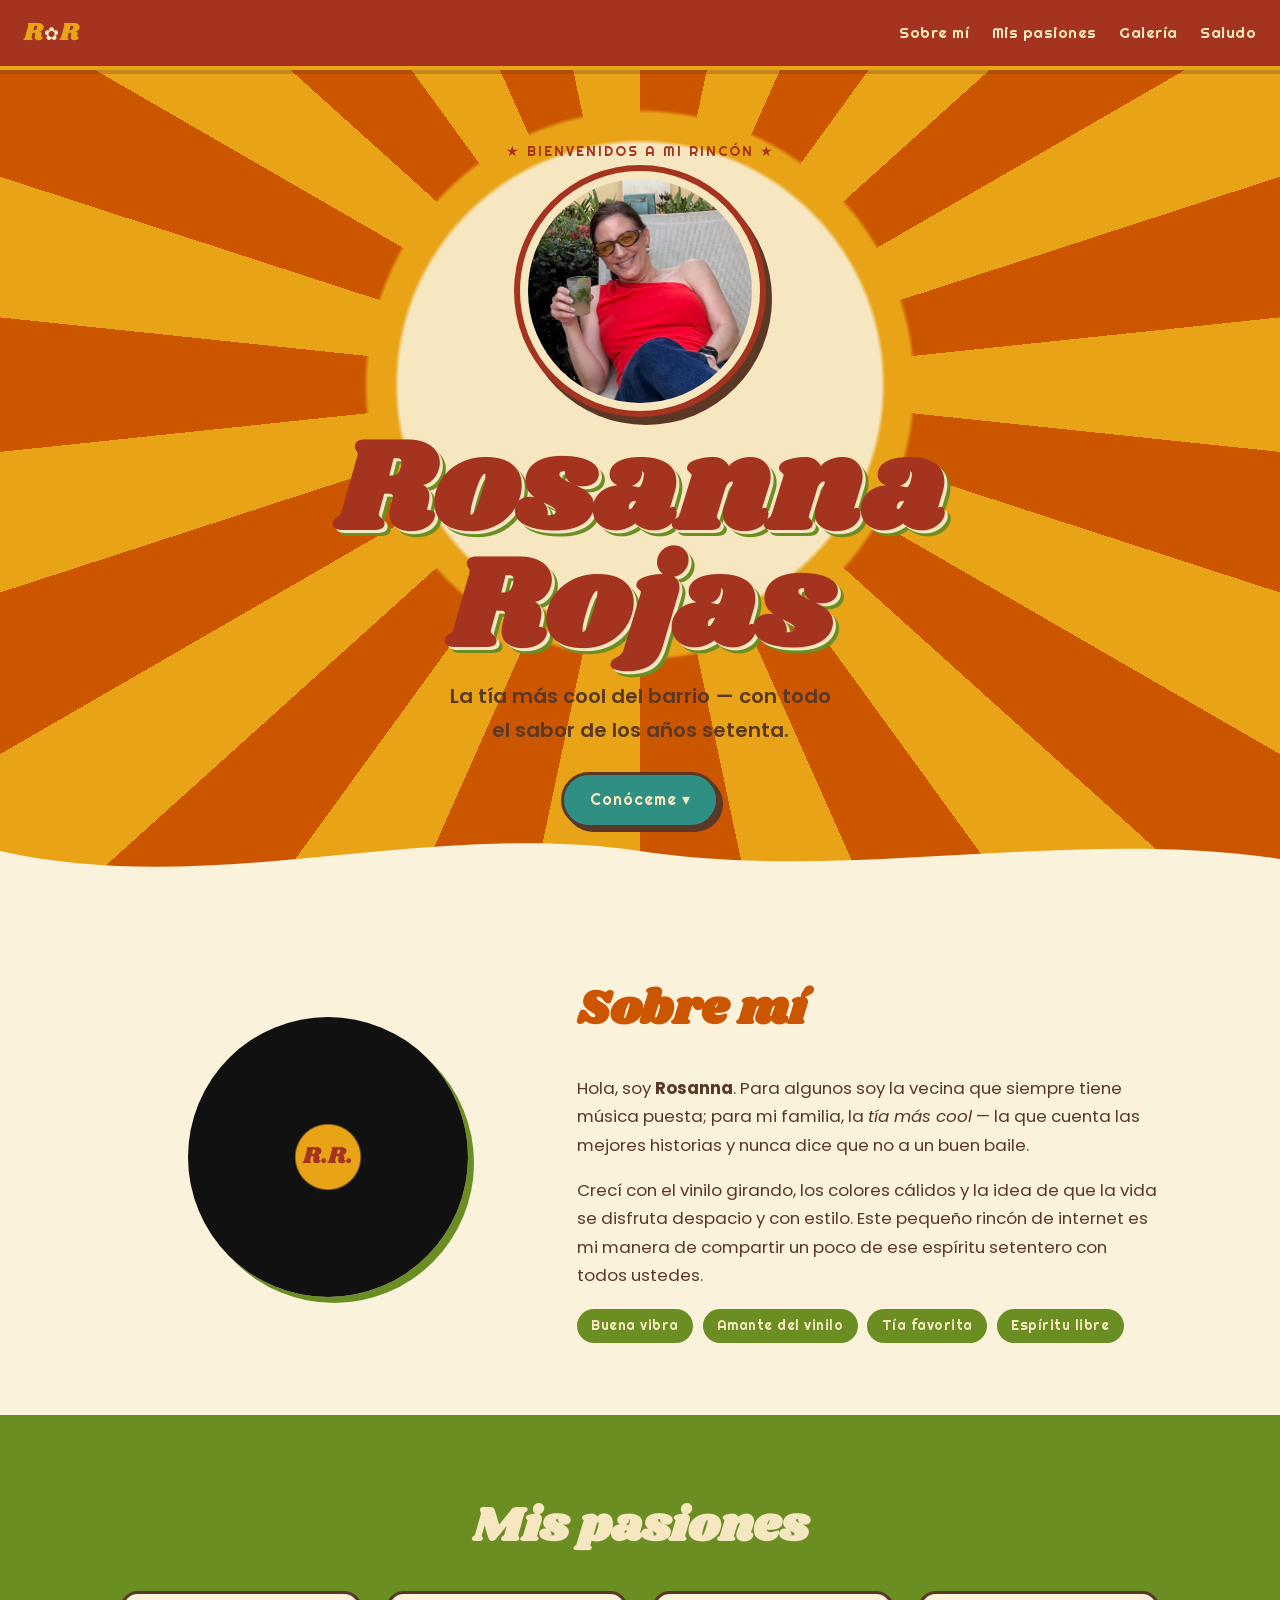
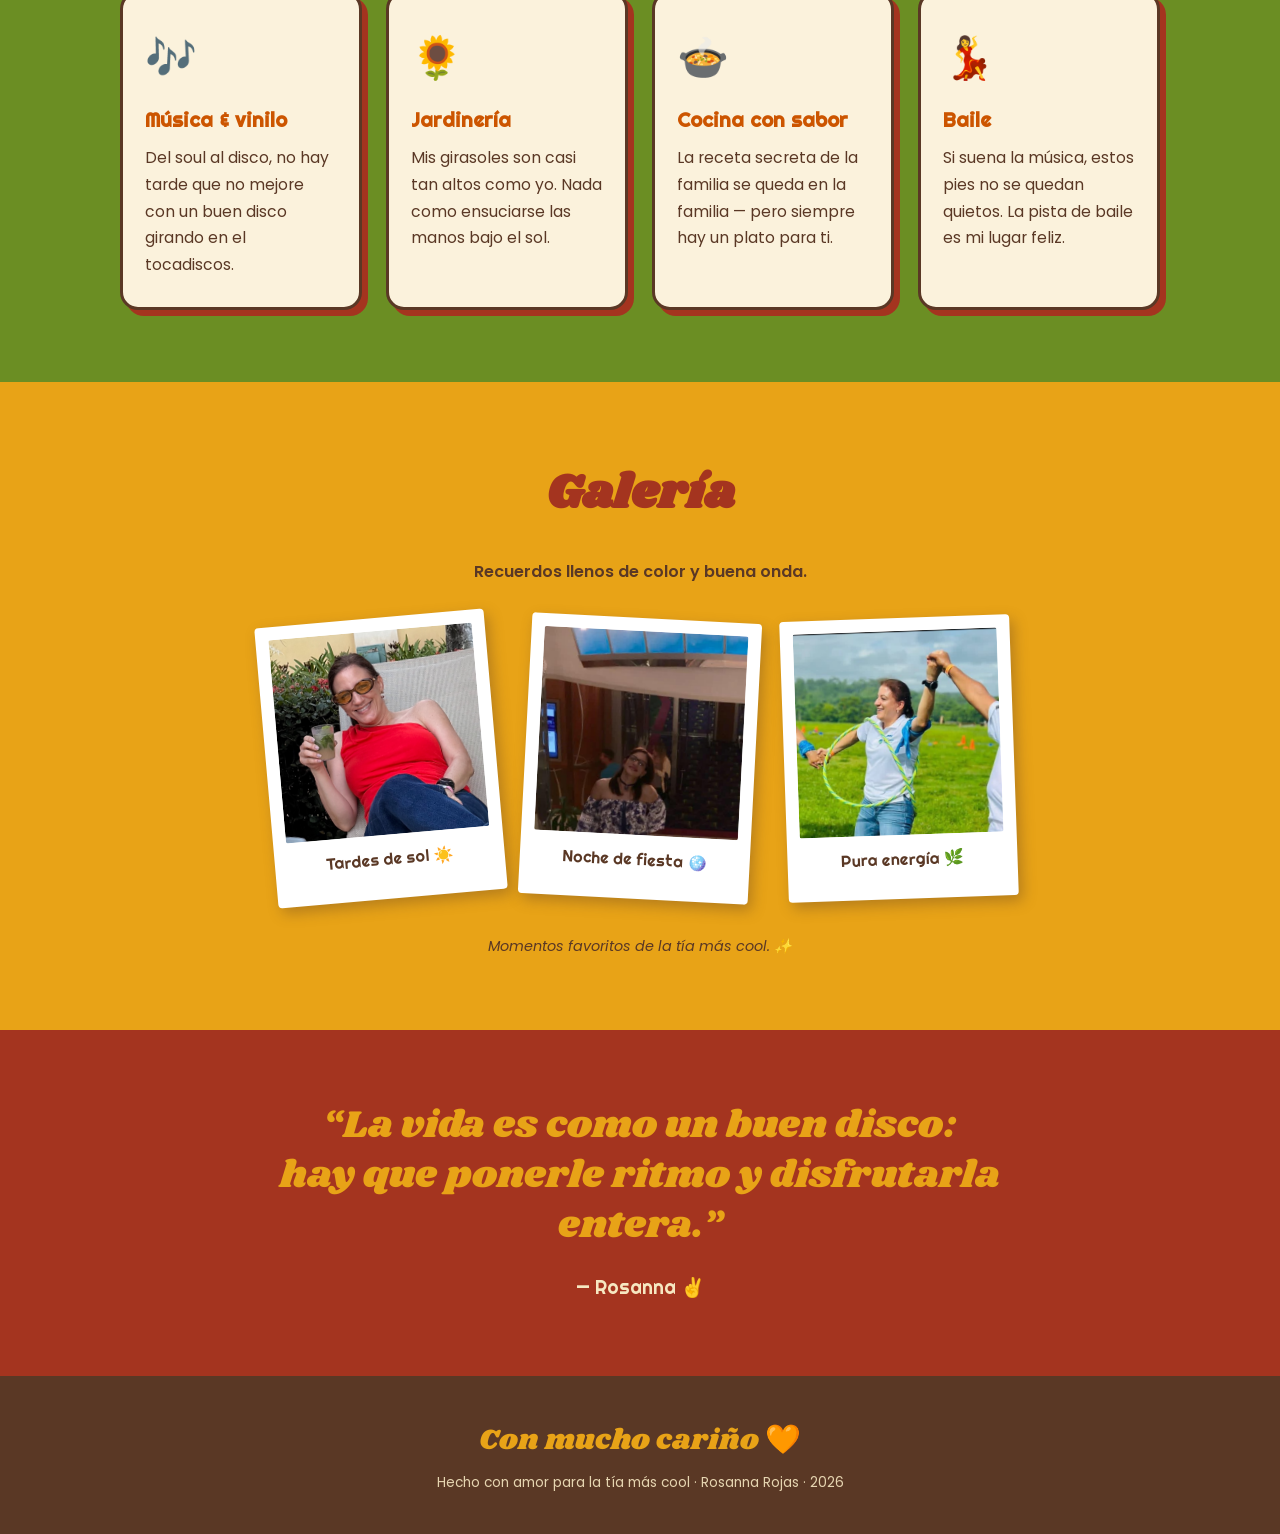
<file: rosanna-rojas/index.html>
<!DOCTYPE html>
<html lang="es">
<head>
  <meta charset="UTF-8" />
  <meta name="viewport" content="width=device-width, initial-scale=1.0" />
  <title>Rosanna Rojas · La tía más cool</title>
  <meta name="description" content="El sitio web de Rosanna Rojas — la tía más cool, con mucho estilo y todo el sabor de los años setenta." />
  <link rel="preconnect" href="https://fonts.googleapis.com" />
  <link rel="preconnect" href="https://fonts.gstatic.com" crossorigin />
  <link href="https://fonts.googleapis.com/css2?family=Shrikhand&family=Righteous&family=Poppins:ital,wght@0,400;0,600;1,400&display=swap" rel="stylesheet" />
  <link rel="icon" href="data:image/svg+xml,%3Csvg xmlns='http://www.w3.org/2000/svg' viewBox='0 0 100 100'%3E%3Ctext y='.9em' font-size='90'%3E%F0%9F%8C%BB%3C/text%3E%3C/svg%3E" />
  <link rel="stylesheet" href="styles.css" />
</head>
<body>
  <!-- ===== NAV ===== -->
  <header class="nav">
    <a href="#inicio" class="nav__brand">R<span>✿</span>R</a>
    <nav class="nav__links">
      <a href="#sobre-mi">Sobre mí</a>
      <a href="#pasiones">Mis pasiones</a>
      <a href="#galeria">Galería</a>
      <a href="#saludo">Saludo</a>
    </nav>
  </header>

  <!-- ===== HERO ===== -->
  <section class="hero" id="inicio">
    <div class="hero__sun" aria-hidden="true"></div>
    <div class="hero__content">
      <p class="hero__eyebrow">★ Bienvenidos a mi rincón ★</p>
      <div class="portrait" id="portrait">
        <img src="images/rosanna.jpg" alt="Rosanna Rojas" class="portrait__img"
             onerror="document.getElementById('portrait').classList.add('portrait--empty');" />
        <span class="portrait__hint">📷 Foto de Rosanna</span>
      </div>
      <h1 class="hero__title">Rosanna<br />Rojas</h1>
      <p class="hero__tagline">La tía más cool del barrio &mdash; con todo el sabor de los años setenta.</p>
      <a href="#sobre-mi" class="btn">Conóceme&nbsp;▾</a>
    </div>
    <div class="hero__wave" aria-hidden="true">
      <svg viewBox="0 0 1440 100" preserveAspectRatio="none"><path d="M0,40 C240,100 480,0 720,40 C960,80 1200,10 1440,50 L1440,100 L0,100 Z"></path></svg>
    </div>
  </section>

  <!-- ===== SOBRE MÍ ===== -->
  <section class="section sobre" id="sobre-mi">
    <div class="container sobre__grid">
      <div class="sobre__frame" aria-hidden="true">
        <div class="record">
          <span class="record__label">R.R.</span>
        </div>
      </div>
      <div class="sobre__text">
        <h2 class="heading">Sobre mí</h2>
        <p>Hola, soy <strong>Rosanna</strong>. Para algunos soy la vecina que siempre tiene música puesta; para mi familia, la <em>tía más cool</em> &mdash; la que cuenta las mejores historias y nunca dice que no a un buen baile.</p>
        <p>Crecí con el vinilo girando, los colores cálidos y la idea de que la vida se disfruta despacio y con estilo. Este pequeño rincón de internet es mi manera de compartir un poco de ese espíritu setentero con todos ustedes.</p>
        <ul class="badges">
          <li>Buena vibra</li>
          <li>Amante del vinilo</li>
          <li>Tía favorita</li>
          <li>Espíritu libre</li>
        </ul>
      </div>
    </div>
  </section>

  <!-- ===== PASIONES ===== -->
  <section class="section pasiones" id="pasiones">
    <div class="container">
      <h2 class="heading heading--center">Mis pasiones</h2>
      <div class="cards">
        <article class="card">
          <div class="card__icon">🎶</div>
          <h3>Música &amp; vinilo</h3>
          <p>Del soul al disco, no hay tarde que no mejore con un buen disco girando en el tocadiscos.</p>
        </article>
        <article class="card">
          <div class="card__icon">🌻</div>
          <h3>Jardinería</h3>
          <p>Mis girasoles son casi tan altos como yo. Nada como ensuciarse las manos bajo el sol.</p>
        </article>
        <article class="card">
          <div class="card__icon">🍲</div>
          <h3>Cocina con sabor</h3>
          <p>La receta secreta de la familia se queda en la familia &mdash; pero siempre hay un plato para ti.</p>
        </article>
        <article class="card">
          <div class="card__icon">💃</div>
          <h3>Baile</h3>
          <p>Si suena la música, estos pies no se quedan quietos. La pista de baile es mi lugar feliz.</p>
        </article>
      </div>
    </div>
  </section>

  <!-- ===== GALERÍA ===== -->
  <section class="section galeria" id="galeria">
    <div class="container">
      <h2 class="heading heading--center">Galería</h2>
      <p class="galeria__note">Recuerdos llenos de color y buena onda.</p>
      <div class="polaroids">
        <figure class="polaroid polaroid--a">
          <img src="images/rosanna.jpg" alt="Rosanna disfrutando del sol" class="polaroid__photo polaroid__img"
               onerror="this.classList.add('photo--sun');this.removeAttribute('src');" />
          <figcaption>Tardes de sol ☀️</figcaption>
        </figure>
        <figure class="polaroid polaroid--b">
          <img src="images/rosanna-noche.jpg" alt="Rosanna de noche en el crucero" class="polaroid__photo polaroid__img" style="object-position:center 40%"
               onerror="this.classList.add('photo--disco');this.removeAttribute('src');" />
          <figcaption>Noche de fiesta 🪩</figcaption>
        </figure>
        <figure class="polaroid polaroid--c">
          <img src="images/rosanna-juegos.jpg" alt="Rosanna jugando al aire libre" class="polaroid__photo polaroid__img" style="object-position:center 28%"
               onerror="this.classList.add('photo--flores');this.removeAttribute('src');" />
          <figcaption>Pura energía 🌿</figcaption>
        </figure>
      </div>
      <p class="galeria__tip">Momentos favoritos de la tía más cool. ✨</p>
    </div>
  </section>

  <!-- ===== SALUDO / QUOTE ===== -->
  <section class="section saludo" id="saludo">
    <div class="container saludo__inner">
      <blockquote class="saludo__quote">
        &ldquo;La vida es como un buen disco:<br />hay que ponerle ritmo y disfrutarla entera.&rdquo;
      </blockquote>
      <p class="saludo__sign">&mdash; Rosanna ✌️</p>
    </div>
  </section>

  <!-- ===== FOOTER ===== -->
  <footer class="footer">
    <p class="footer__big">Con mucho cariño 🧡</p>
    <p class="footer__small">Hecho con amor para la tía más cool · Rosanna Rojas · <span id="year"></span></p>
  </footer>

  <script>document.getElementById('year').textContent = new Date().getFullYear();</script>
</body>
</html>
</file>
<file: rosanna-rojas/styles.css>
/* =========================================================
   Rosanna Rojas — 1970s style
   Palette: harvest gold, burnt orange, avocado, brown, cream
   ========================================================= */

:root {
  --gold:    #e8a317;
  --orange:  #cc5500;
  --rust:    #a4341f;
  --avocado: #6b8e23;
  --brown:   #5a3825;
  --cream:   #f6e7c1;
  --paper:   #fbf2dc;
  --teal:    #2f8f83;
}

* { box-sizing: border-box; margin: 0; padding: 0; }

html { scroll-behavior: smooth; }

body {
  font-family: 'Poppins', system-ui, sans-serif;
  color: var(--brown);
  background: var(--paper);
  line-height: 1.7;
  overflow-x: hidden;
}

/* ---------- NAV ---------- */
.nav {
  position: sticky;
  top: 0;
  z-index: 50;
  display: flex;
  align-items: center;
  justify-content: space-between;
  padding: 0.7rem 1.5rem;
  background: var(--rust);
  border-bottom: 4px solid var(--gold);
  box-shadow: 0 4px 0 rgba(90, 56, 37, 0.25);
}
.nav__brand {
  font-family: 'Shrikhand', cursive;
  font-size: 1.6rem;
  color: var(--gold);
  text-decoration: none;
  letter-spacing: 1px;
}
.nav__brand span { color: var(--cream); font-size: 1.1rem; }
.nav__links { display: flex; gap: 1.4rem; flex-wrap: wrap; }
.nav__links a {
  font-family: 'Righteous', cursive;
  color: var(--cream);
  text-decoration: none;
  font-size: 0.95rem;
  letter-spacing: 0.5px;
  transition: color 0.2s, transform 0.2s;
}
.nav__links a:hover { color: var(--gold); transform: translateY(-2px); }

/* ---------- HERO ---------- */
.hero {
  position: relative;
  min-height: 92vh;
  display: flex;
  align-items: center;
  justify-content: center;
  text-align: center;
  background:
    repeating-conic-gradient(from 0deg at 50% 38%,
      var(--orange) 0deg 12deg,
      var(--gold)   12deg 24deg);
  overflow: hidden;
}
.hero__sun {
  position: absolute;
  top: 38%;
  left: 50%;
  width: min(78vw, 620px);
  aspect-ratio: 1;
  transform: translate(-50%, -50%);
  background: radial-gradient(circle, var(--cream) 0%, var(--cream) 55%, var(--gold) 56%, var(--gold) 62%, transparent 63%);
  border-radius: 50%;
}
.hero__content {
  position: relative;
  z-index: 2;
  padding: 2rem 1.2rem;
}

/* ---------- HERO PORTRAIT ---------- */
.portrait {
  position: relative;
  width: min(58vw, 240px);
  aspect-ratio: 1;
  margin: 0 auto 1.4rem;
  border-radius: 50%;
  overflow: hidden;
  border: 8px solid var(--cream);
  box-shadow: 0 0 0 6px var(--rust), 6px 8px 0 6px var(--brown);
  background: var(--cream);
}
.portrait__img {
  width: 100%;
  height: 100%;
  object-fit: cover;
  object-position: center 18%;
  display: block;
}
.portrait__hint {
  display: none;
  position: absolute;
  inset: 0;
  align-items: center;
  justify-content: center;
  text-align: center;
  font-family: 'Righteous', cursive;
  color: var(--rust);
  font-size: 0.95rem;
  padding: 1rem;
  background: repeating-conic-gradient(from 0deg at 50% 50%, var(--gold) 0 18deg, var(--cream) 18deg 36deg);
}
.portrait--empty .portrait__img { display: none; }
.portrait--empty .portrait__hint { display: flex; }
.hero__eyebrow {
  font-family: 'Righteous', cursive;
  color: var(--rust);
  letter-spacing: 2px;
  margin-bottom: 0.5rem;
  text-transform: uppercase;
  font-size: 0.85rem;
}
.hero__title {
  font-family: 'Shrikhand', cursive;
  font-size: clamp(3.4rem, 13vw, 8rem);
  line-height: 0.92;
  color: var(--rust);
  text-shadow:
    3px 3px 0 var(--cream),
    6px 6px 0 var(--avocado);
  margin-bottom: 0.6rem;
}
.hero__tagline {
  max-width: 30ch;
  margin: 0 auto 1.6rem;
  font-size: clamp(1rem, 2.4vw, 1.25rem);
  font-weight: 600;
  color: var(--brown);
}
.btn {
  display: inline-block;
  font-family: 'Righteous', cursive;
  background: var(--teal);
  color: var(--cream);
  text-decoration: none;
  padding: 0.7rem 1.6rem;
  border-radius: 999px;
  border: 3px solid var(--brown);
  box-shadow: 4px 4px 0 var(--brown);
  letter-spacing: 1px;
  transition: transform 0.15s, box-shadow 0.15s;
}
.btn:hover { transform: translate(2px, 2px); box-shadow: 1px 1px 0 var(--brown); }
.hero__wave { position: absolute; bottom: -1px; left: 0; width: 100%; line-height: 0; }
.hero__wave svg { width: 100%; height: 80px; display: block; }
.hero__wave path { fill: var(--paper); }

/* ---------- SECTIONS ---------- */
.section { padding: 4.5rem 1.5rem; }
.container { max-width: 1040px; margin: 0 auto; }
.heading {
  font-family: 'Shrikhand', cursive;
  font-size: clamp(2rem, 6vw, 3rem);
  color: var(--orange);
  margin-bottom: 1.4rem;
}
.heading--center { text-align: center; }

/* ---------- SOBRE MÍ ---------- */
.sobre { background: var(--paper); }
.sobre__grid {
  display: grid;
  grid-template-columns: 1fr 1.4fr;
  gap: 2.5rem;
  align-items: center;
}
.sobre__frame { display: flex; justify-content: center; }
.record {
  width: min(70vw, 280px);
  aspect-ratio: 1;
  border-radius: 50%;
  background:
    radial-gradient(circle, var(--gold) 0 16%, #111 17%),
    repeating-radial-gradient(circle, #1a1a1a 0 4px, #2b2b2b 4px 8px);
  display: flex;
  align-items: center;
  justify-content: center;
  box-shadow: 6px 6px 0 var(--avocado);
  animation: spin 14s linear infinite;
}
.record__label {
  font-family: 'Shrikhand', cursive;
  font-size: 1.5rem;
  color: var(--rust);
}
@keyframes spin { to { transform: rotate(360deg); } }
@media (prefers-reduced-motion: reduce) { .record { animation: none; } }

.sobre__text p { margin-bottom: 1rem; font-size: 1.05rem; }
.badges { list-style: none; display: flex; flex-wrap: wrap; gap: 0.6rem; margin-top: 1.2rem; }
.badges li {
  font-family: 'Righteous', cursive;
  background: var(--avocado);
  color: var(--cream);
  padding: 0.35rem 0.9rem;
  border-radius: 999px;
  font-size: 0.85rem;
  letter-spacing: 0.5px;
}

/* ---------- PASIONES ---------- */
.pasiones { background: var(--avocado); color: var(--cream); }
.pasiones .heading { color: var(--cream); }
.cards {
  display: grid;
  grid-template-columns: repeat(auto-fit, minmax(220px, 1fr));
  gap: 1.5rem;
  margin-top: 1rem;
}
.card {
  background: var(--paper);
  color: var(--brown);
  border-radius: 18px;
  padding: 1.8rem 1.4rem;
  border: 3px solid var(--brown);
  box-shadow: 6px 6px 0 var(--rust);
  transition: transform 0.2s;
}
.card:hover { transform: translateY(-6px) rotate(-1deg); }
.card__icon { font-size: 2.6rem; margin-bottom: 0.6rem; }
.card h3 { font-family: 'Righteous', cursive; color: var(--orange); margin-bottom: 0.5rem; font-size: 1.25rem; }
.card p { font-size: 0.98rem; }

/* ---------- GALERÍA ---------- */
.galeria { background: var(--gold); }
.galeria .heading { color: var(--rust); }
.galeria__note { text-align: center; font-weight: 600; margin-bottom: 2rem; color: var(--brown); }
.polaroids {
  display: flex;
  flex-wrap: wrap;
  justify-content: center;
  gap: 1.8rem;
}
.polaroid {
  background: #fff;
  padding: 0.8rem 0.8rem 1.6rem;
  border-radius: 4px;
  box-shadow: 4px 6px 14px rgba(90, 56, 37, 0.35);
  width: 230px;
  transition: transform 0.2s;
}
.polaroid--a { transform: rotate(-5deg); }
.polaroid--b { transform: rotate(3deg); }
.polaroid--c { transform: rotate(-2deg); }
.polaroid:hover { transform: rotate(0deg) scale(1.04); }
.polaroid__photo { width: 100%; aspect-ratio: 1; border-radius: 2px; display: block; }
.polaroid__img { object-fit: cover; object-position: center 18%; }
.photo--sun    { background: repeating-conic-gradient(from 0deg at 50% 50%, var(--orange) 0 15deg, var(--gold) 15deg 30deg); }
.photo--disco  { background: radial-gradient(circle at 30% 30%, var(--teal), var(--rust)); }
.photo--flores { background: radial-gradient(circle at 50% 60%, var(--gold) 0 18%, var(--avocado) 19%); }
.polaroid figcaption { font-family: 'Righteous', cursive; text-align: center; margin-top: 0.7rem; color: var(--brown); }
.galeria__tip { text-align: center; margin-top: 2.2rem; font-style: italic; color: var(--brown); font-size: 0.9rem; }

/* ---------- SALUDO ---------- */
.saludo { background: var(--rust); }
.saludo__inner { text-align: center; max-width: 720px; }
.saludo__quote {
  font-family: 'Shrikhand', cursive;
  font-size: clamp(1.4rem, 4.5vw, 2.4rem);
  color: var(--gold);
  line-height: 1.3;
}
.saludo__sign { font-family: 'Righteous', cursive; color: var(--cream); margin-top: 1.2rem; font-size: 1.2rem; }

/* ---------- FOOTER ---------- */
.footer {
  background: var(--brown);
  color: var(--cream);
  text-align: center;
  padding: 2.5rem 1.5rem;
}
.footer__big { font-family: 'Shrikhand', cursive; font-size: 1.8rem; color: var(--gold); margin-bottom: 0.4rem; }
.footer__small { font-size: 0.85rem; opacity: 0.9; }

/* ---------- RESPONSIVE ---------- */
@media (max-width: 760px) {
  .sobre__grid { grid-template-columns: 1fr; text-align: center; }
  .badges { justify-content: center; }
  .nav { flex-direction: column; gap: 0.5rem; }
}
</file>
